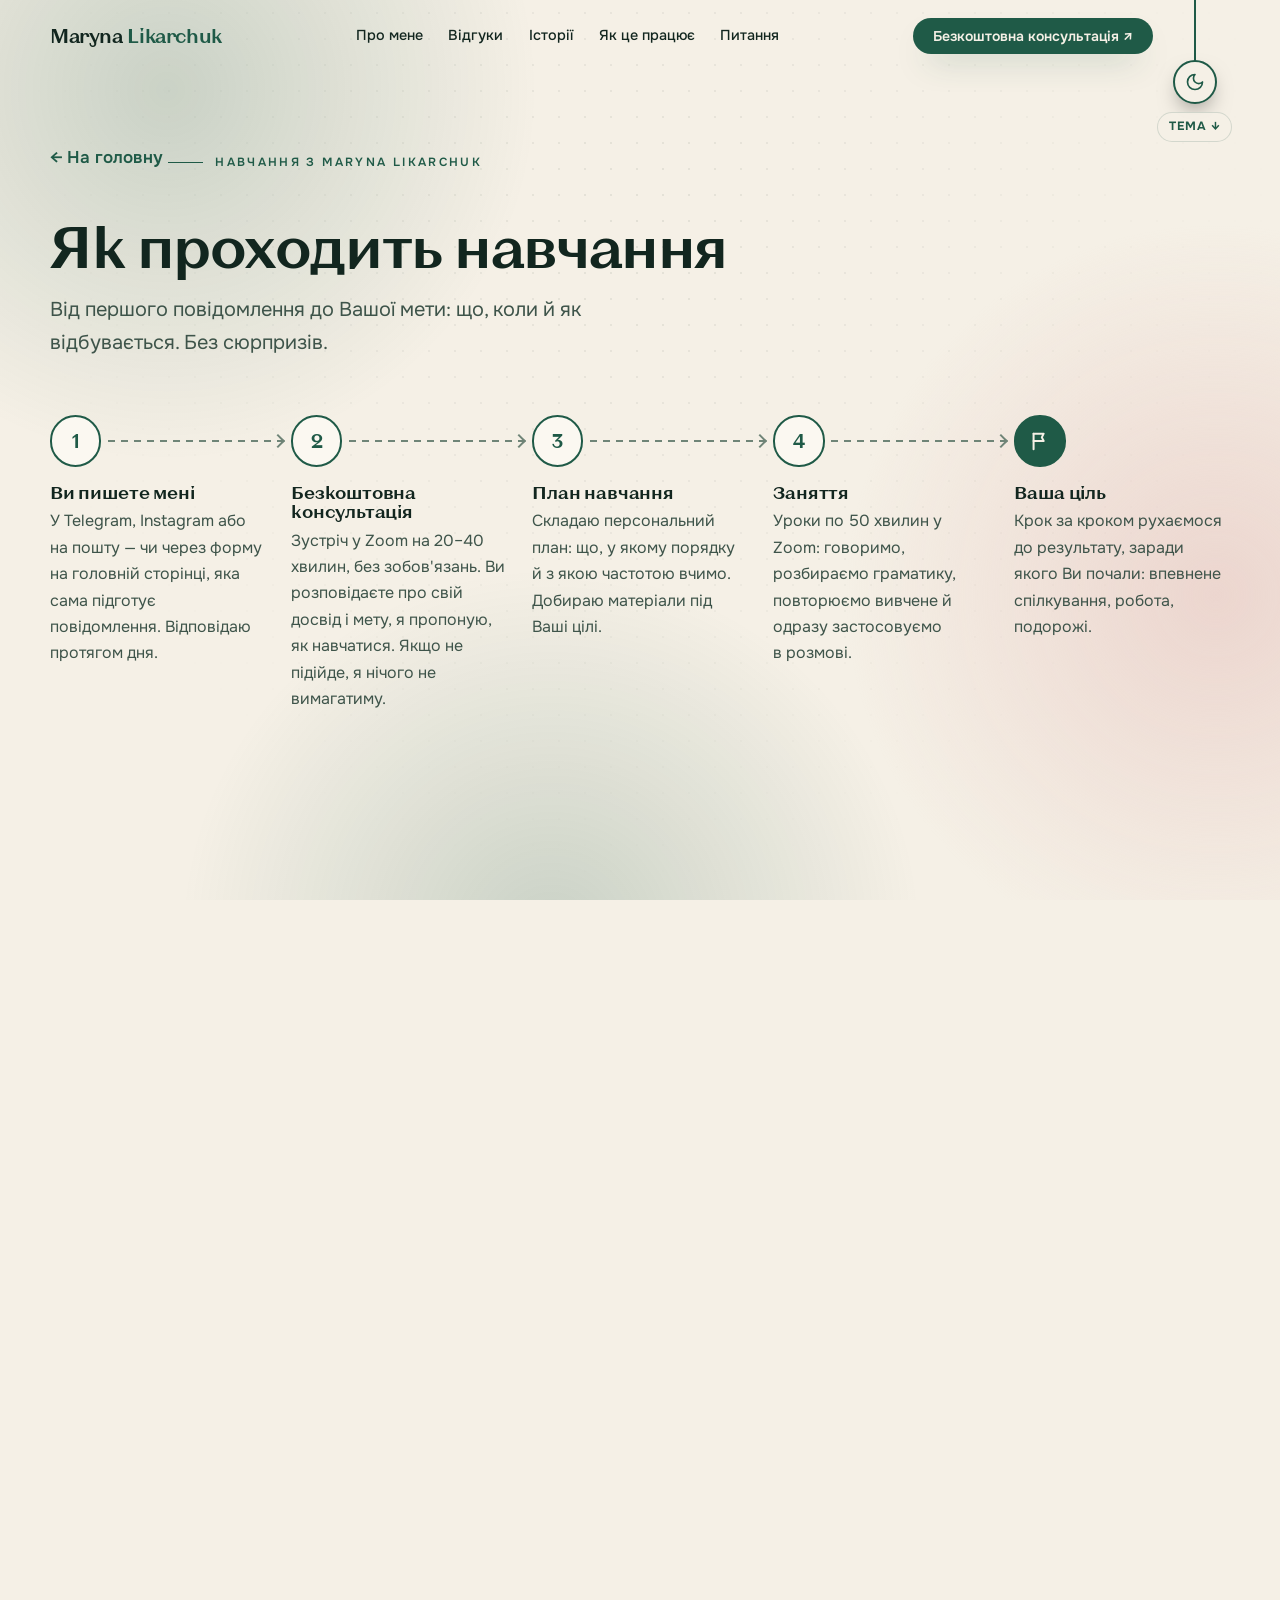
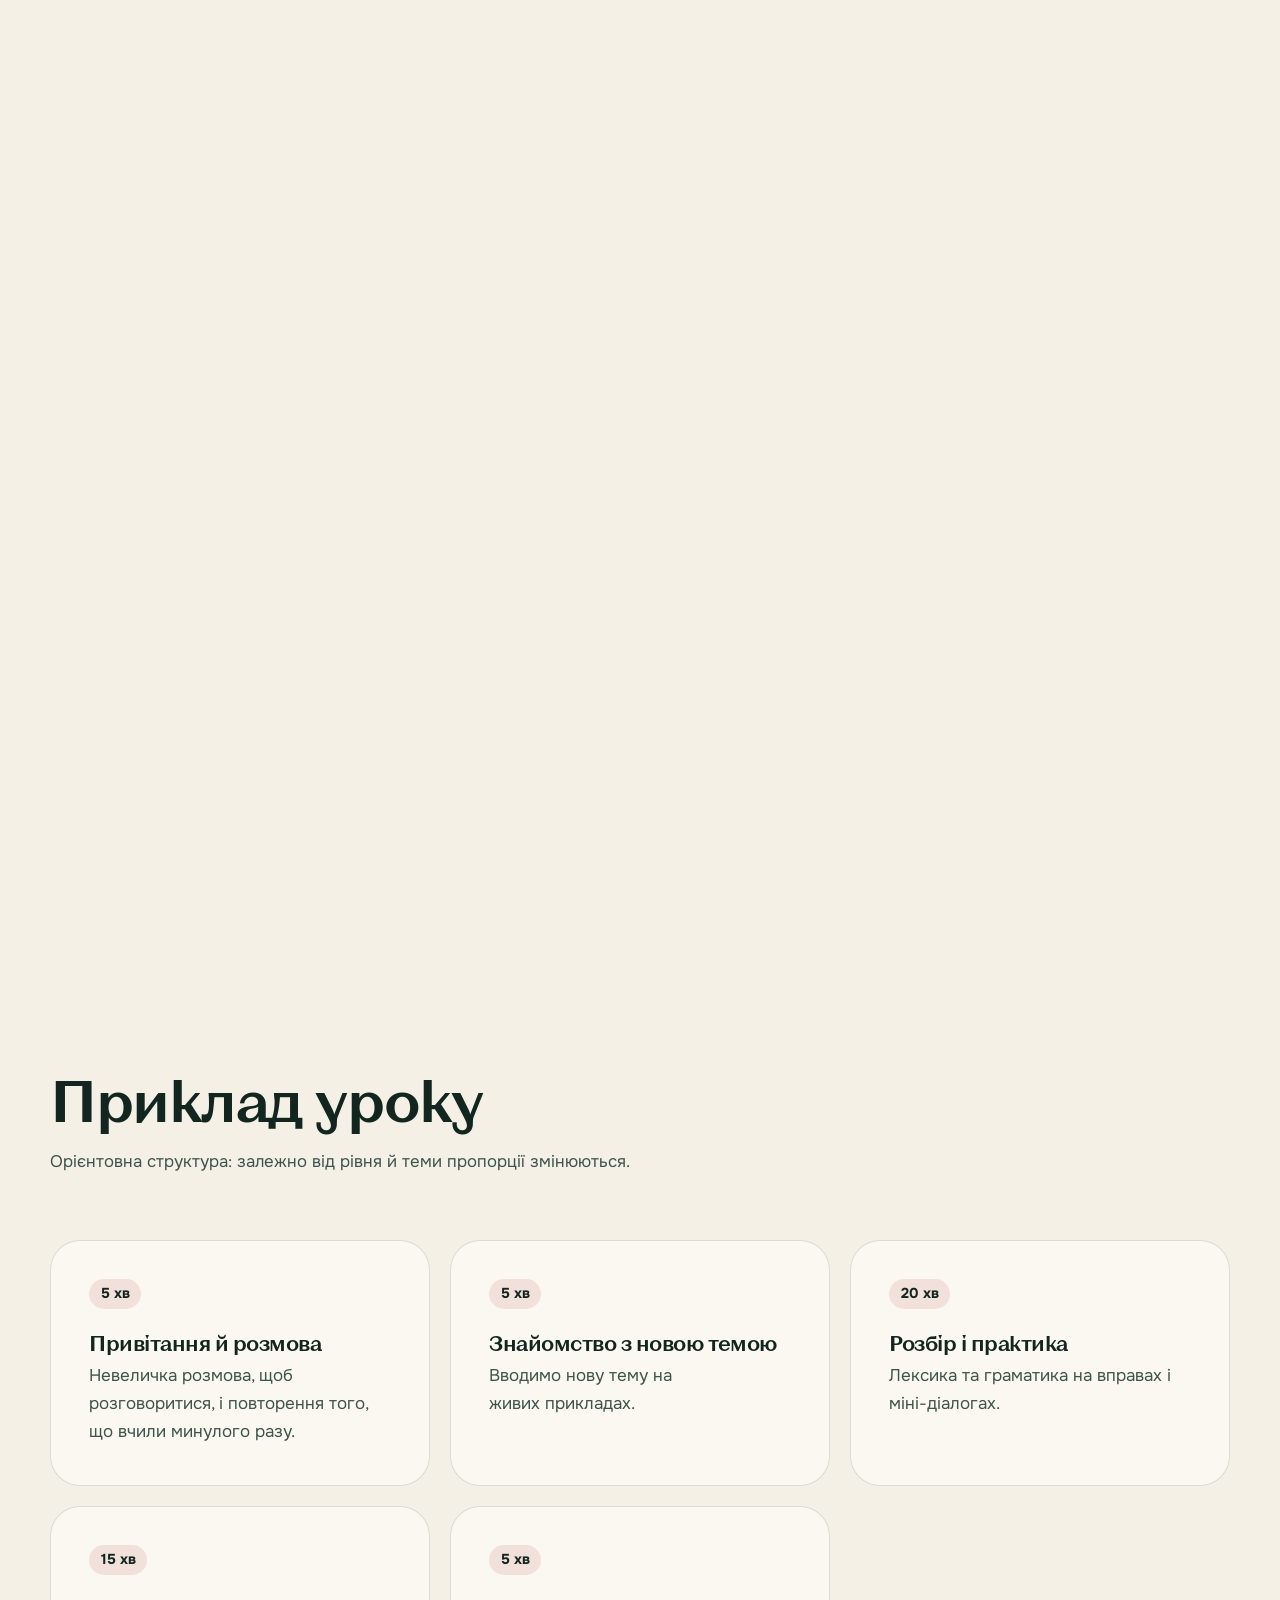
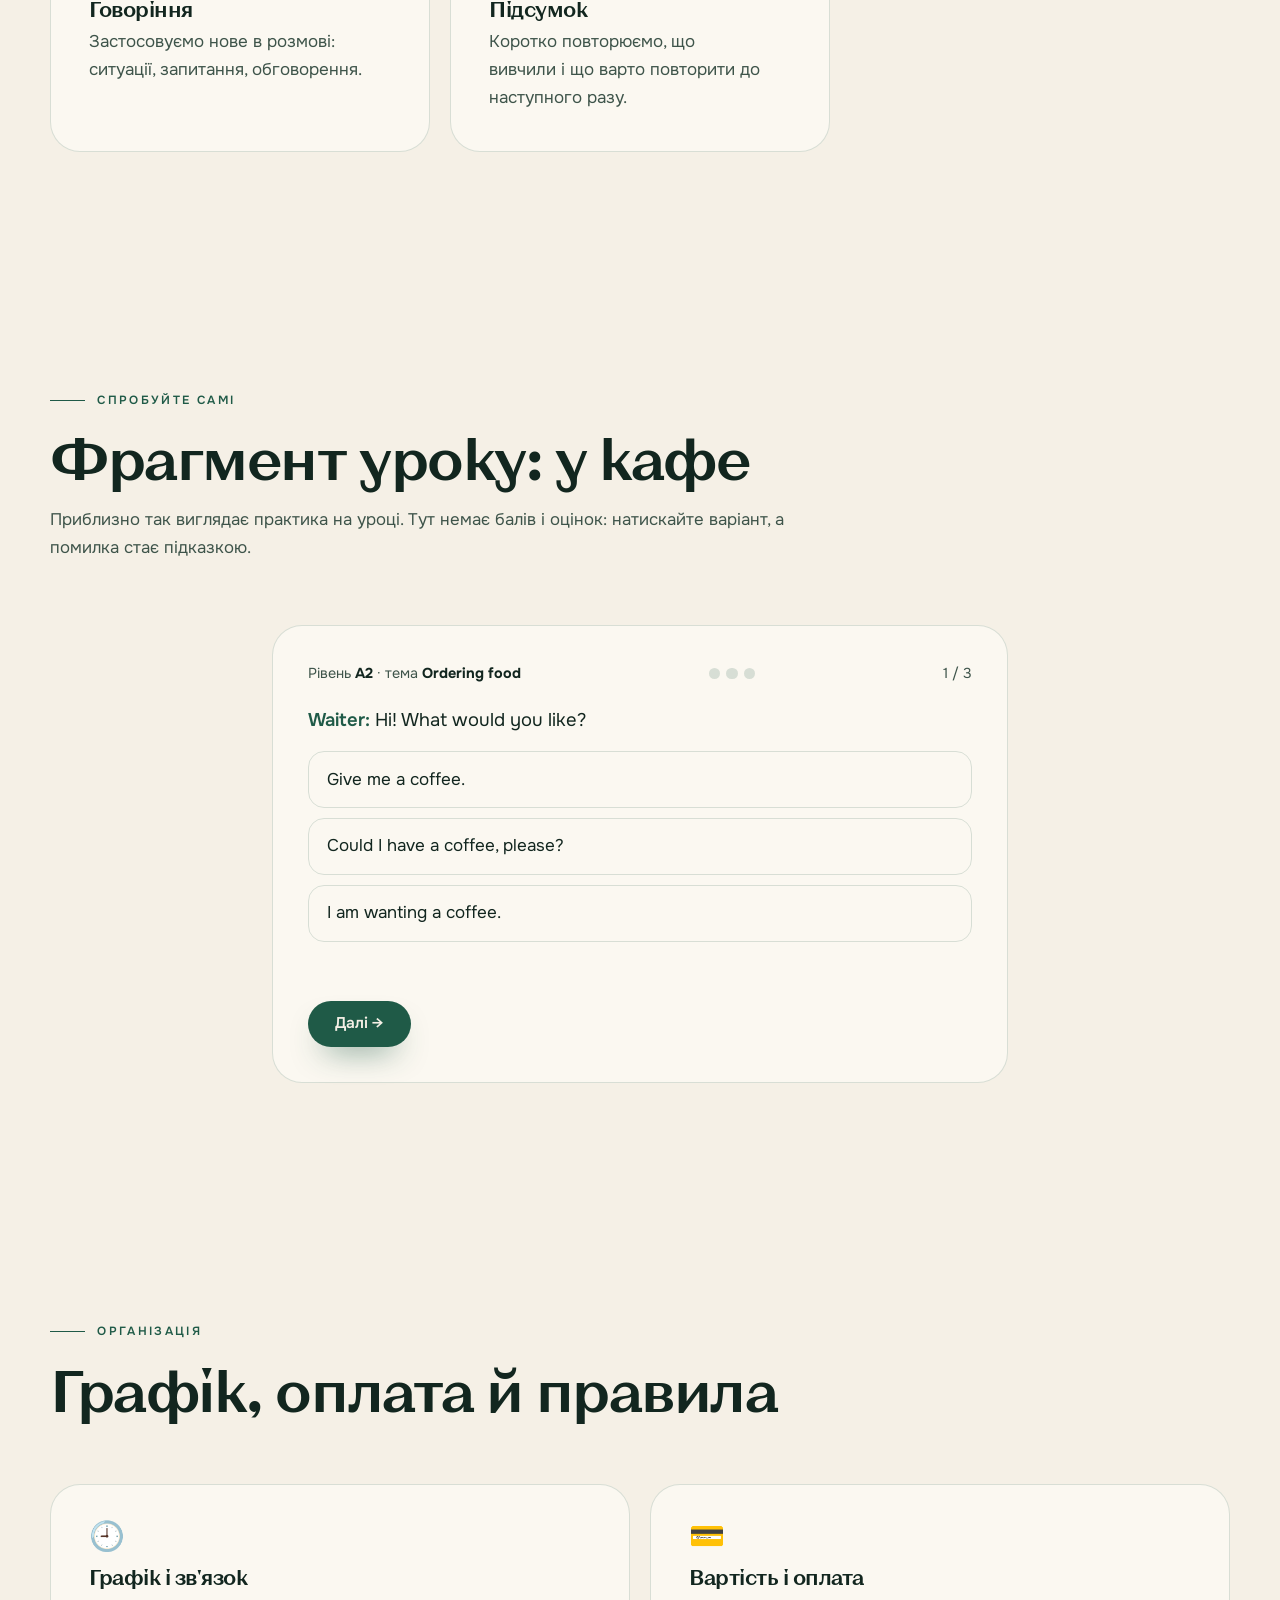
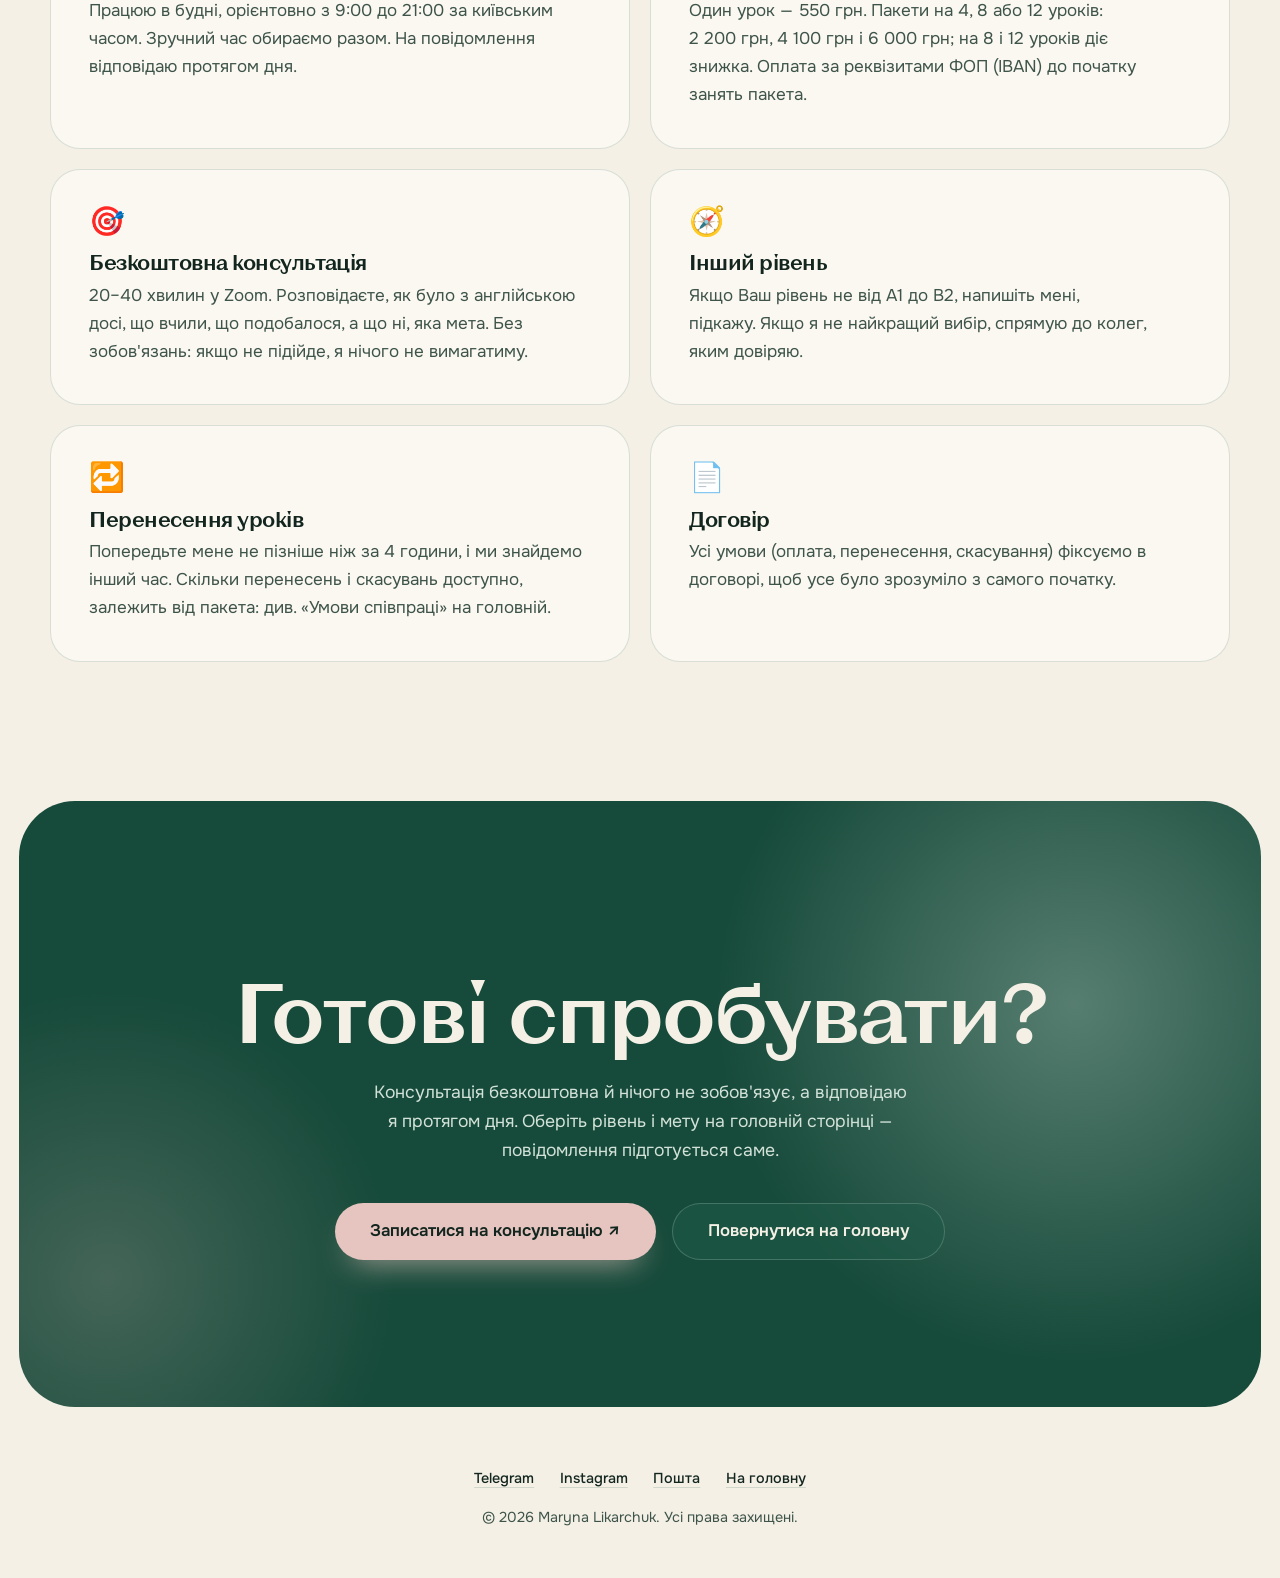
<file: how-it-works.html>
<!DOCTYPE html>
<html lang="uk" class="dark">
<head>
    <meta charset="UTF-8">
    <meta name="viewport" content="width=device-width, initial-scale=1.0, viewport-fit=cover">
    <title>Як проходить навчання — Maryna Likarchuk</title>
    <meta name="description" content="Як проходять заняття з англійської: кроки від першого повідомлення до мети, формат уроків у Zoom, графік, оплата пакетом і правила перенесення.">
    <meta name="theme-color" content="#12261F">
    <meta name="color-scheme" content="light dark">
    <meta name="robots" content="index,follow,max-image-preview:large">
    <link rel="canonical" href="https://likarchukmarin-sketch.github.io/english/how-it-works.html">
    <link rel="icon" href="data:image/svg+xml,%3Csvg xmlns='http://www.w3.org/2000/svg' viewBox='0 0 64 64'%3E%3Crect width='64' height='64' rx='14' fill='%23374709'/%3E%3Ctext x='32' y='44' font-family='Georgia,serif' font-size='36' font-weight='700' text-anchor='middle' fill='%23F7F5EF'%3EM%3C/text%3E%3C/svg%3E">

    <!-- Прев'ю для соцмереж -->
    <meta property="og:type" content="website">
    <meta property="og:locale" content="uk_UA">
    <meta property="og:site_name" content="Maryna Likarchuk">
    <meta property="og:title" content="Як проходить навчання — Maryna Likarchuk">
    <meta property="og:description" content="Як проходять заняття з англійської: кроки від першого повідомлення до мети, формат уроків у Zoom, графік, оплата пакетом і правила перенесення.">
    <meta property="og:url" content="https://likarchukmarin-sketch.github.io/english/how-it-works.html">
    <meta property="og:image" content="https://likarchukmarin-sketch.github.io/english/og-image.jpg">
    <meta property="og:image:width" content="1200">
    <meta property="og:image:height" content="630">
    <meta property="og:image:alt" content="Maryna Likarchuk">
    <meta property="og:image:type" content="image/jpeg">
    <meta name="twitter:card" content="summary_large_image">
    <meta name="twitter:title" content="Як проходить навчання — Maryna Likarchuk">
    <meta name="twitter:description" content="Як проходять заняття з англійської: кроки від першого повідомлення до мети, формат уроків у Zoom, графік, оплата пакетом і правила перенесення.">
    <meta name="twitter:image" content="https://likarchukmarin-sketch.github.io/english/og-image.jpg">

    <!-- Тема та заставка визначаються до першого малювання (без спалаху) -->
    <script>
        (function () {
            var root = document.documentElement;
            root.classList.add('js');
            try {
                var saved = localStorage.getItem('theme');
                var light = saved ? saved === 'light' : !window.matchMedia('(prefers-color-scheme: dark)').matches;
                if (light) root.classList.remove('dark'); else root.classList.add('dark');
                var m = document.querySelector('meta[name="theme-color"]');
                if (m) m.setAttribute('content', light ? '#F5F0E6' : '#12261F');
            } catch (e) {}
            try {
                if (sessionStorage.getItem('introSeen') || window.matchMedia('(prefers-reduced-motion: reduce)').matches) root.classList.add('skip-intro');
            } catch (e) {}
        })();
    </script>
    <noscript><style>#intro{display:none!important}</style></noscript>

    <link rel="preload" href="fonts/KyivTypeSans-Bold2.woff2" as="font" type="font/woff2" crossorigin>
    <link rel="preconnect" href="https://fonts.googleapis.com">
    <link rel="preconnect" href="https://fonts.gstatic.com" crossorigin>
    <link href="https://fonts.googleapis.com/css2?family=Onest:wght@400;500;600&display=swap" rel="stylesheet">

    <link rel="stylesheet" href="styles.css?v=7"></head>
<body>
    <a class="skip" href="#main">Перейти до змісту</a>

    <!-- ФОН: світіння, сітка, рідкий курсор -->
    <div class="bg" aria-hidden="true">
        <i class="blob b1" data-bg="0.05"></i>
        <i class="blob b2" data-bg="-0.04"></i>
        <i class="blob b3" data-bg="0.07"></i>
        <div class="dots"></div>
    </div>
    <canvas id="liquid" aria-hidden="true"></canvas>
    <div id="progress" aria-hidden="true"></div>

    <!-- ШНУРОК-ПЕРЕМИКАЧ ТЕМИ (потягни або торкнись) -->
    <div id="pullCord" role="switch" aria-checked="true" tabindex="0" aria-label="Темна тема">
        <div id="cordLine"></div>
        <div id="cordHandle">
            <svg class="ic-sun" xmlns="http://www.w3.org/2000/svg" width="20" height="20" viewBox="0 0 24 24" fill="none" stroke="currentColor" stroke-width="2" stroke-linecap="round" stroke-linejoin="round" aria-hidden="true"><circle cx="12" cy="12" r="4"/><path d="M12 2v2"/><path d="M12 20v2"/><path d="m4.93 4.93 1.41 1.41"/><path d="m17.66 17.66 1.41 1.41"/><path d="M2 12h2"/><path d="M20 12h2"/><path d="m6.34 17.66-1.41 1.41"/><path d="m19.07 4.93-1.41 1.41"/></svg>
            <svg class="ic-moon" xmlns="http://www.w3.org/2000/svg" width="20" height="20" viewBox="0 0 24 24" fill="none" stroke="currentColor" stroke-width="2" stroke-linecap="round" stroke-linejoin="round" aria-hidden="true"><path d="M12 3a6 6 0 0 0 9 9 9 9 0 1 1-9-9Z"/></svg>
        </div>
        <span class="cord-label">Тема ↓</span>
    </div>

    <!-- ШАПКА -->
    <header id="siteHeader" class="hdr">
        <div class="container hdr-in">
            <a href="./" class="logo">Maryna <span>Likarchuk</span></a>
            <nav class="nav" aria-label="Головне меню">
                <a href="./#about">Про мене</a>
                <a href="./#reviews">Відгуки</a>
                <a href="./#cases">Історії</a>
                <a href="./#how">Як це працює</a>
                <a href="./#faq">Питання</a>
            </nav>
            <div class="hdr-right">
                <a href="./#contact" data-track="cta-header" class="btn btn-primary btn-sm hdr-cta magnetic">Безкоштовна консультація ↗</a>
                <button id="menuBtn" class="burger" type="button" aria-label="Відкрити меню" aria-expanded="false" aria-controls="mobileMenu"><span class="bi" aria-hidden="true"><i></i><i></i></span><span class="bl">Меню</span></button>
            </div>
        </div>
    </header>
    <nav id="mobileMenu" class="mmenu" aria-label="Мобільне меню">
        <p class="m-hint">Розділи сайту</p>
        <a class="ml" style="--i:0" href="./#about">Про мене</a>
        <a class="ml" style="--i:1" href="./#reviews">Відгуки</a>
        <a class="ml" style="--i:2" href="./#cases">Історії учнів</a>
        <a class="ml" style="--i:3" href="./#how">Як це працює</a>
        <a class="ml" style="--i:4" href="./#faq">Питання</a>
        <a class="btn btn-primary btn-lg" href="./#contact">Безкоштовна консультація ↗</a>
    </nav>

    <main id="main" tabindex="-1">
        <section class="page-hero">
            <div class="container">
                <a class="back rv" href="./">← На головну</a>
                <span class="kicker rv">Навчання з Maryna Likarchuk</span>
                <h1 class="h2 split">Як проходить навчання</h1>
                <p class="lead-p rv" style="--d:2">Від першого повідомлення до Вашої мети: що, коли й як відбувається. Без сюрпризів.</p>
            </div>
        </section>

        <section class="sect" style="padding-top:0">
            <div class="container">
                <ol class="tl big rv">
                    <li class="tl-step"><span class="tl-n">1</span><div class="tl-text"><h3>Ви пишете мені</h3><p>У Telegram, Instagram або на пошту — чи через форму на головній сторінці, яка сама підготує повідомлення. Відповідаю протягом дня.</p></div><i class="tl-line" aria-hidden="true" style="--k:0"></i></li>
                    <li class="tl-step"><span class="tl-n">2</span><div class="tl-text"><h3>Безкоштовна консультація</h3><p>Зустріч у Zoom на 20–40 хвилин, без зобов'язань. Ви розповідаєте про свій досвід і мету, я пропоную, як навчатися. Якщо не підійде, я нічого не вимагатиму.</p></div><i class="tl-line" aria-hidden="true" style="--k:1"></i></li>
                    <li class="tl-step"><span class="tl-n">3</span><div class="tl-text"><h3>План навчання</h3><p>Складаю персональний план: що, у якому порядку й з якою частотою вчимо. Добираю матеріали під Ваші цілі.</p></div><i class="tl-line" aria-hidden="true" style="--k:2"></i></li>
                    <li class="tl-step"><span class="tl-n">4</span><div class="tl-text"><h3>Заняття</h3><p>Уроки по 50 хвилин у Zoom: говоримо, розбираємо граматику, повторюємо вивчене й одразу застосовуємо в розмові.</p></div><i class="tl-line" aria-hidden="true" style="--k:3"></i></li>
                    <li class="tl-step"><span class="tl-n"><svg viewBox="0 0 24 24" width="22" height="22" fill="none" stroke="currentColor" stroke-width="2.2" stroke-linecap="round" stroke-linejoin="round" aria-hidden="true"><path d="M5 21V4"/><path d="M5 4h11l-2 4 2 4H5"/></svg></span><div class="tl-text"><h3>Ваша ціль</h3><p>Крок за кроком рухаємося до результату, заради якого Ви почали: впевнене спілкування, робота, подорожі.</p></div><i class="tl-line" aria-hidden="true" style="--k:4"></i></li>
                </ol>
            </div>
        </section>

        <section class="sect">
            <div class="container">
                <div class="sec-head">
                    <span class="kicker rv">Після консультації</span>
                    <h2 class="h2 split">Приклад персонального плану</h2>
                    <p class="rv" style="--d:2">Це умовний приклад. Справжній план складається після консультації під Ваш рівень, мету й темп.</p>
                </div>
                <ol class="tl big rv">
                    <li class="tl-step"><span class="tl-n">1</span><div class="tl-text"><h3>Старт</h3><p>Визначаємо Ваш рівень і мету, домовляємося про темп. Першу тему обираємо з того, що потрібно Вам найбільше.</p></div><i class="tl-line" aria-hidden="true" style="--k:0"></i></li>
                    <li class="tl-step"><span class="tl-n">2</span><div class="tl-text"><h3>Юніт 1</h3><p>Вивчаємо тему крок за кроком: лексика, граматика, практика в діалогах. Наприклад, «Подорожі: аеропорт і готель».</p></div><i class="tl-line" aria-hidden="true" style="--k:1"></i></li>
                    <li class="tl-step"><span class="tl-n">3</span><div class="tl-text"><h3>Підсумок юніта</h3><p>Закріплюємо вивчене: повторення, розмовна практика й коротка перевірка засвоєного.</p></div><i class="tl-line" aria-hidden="true" style="--k:2"></i></li>
                    <li class="tl-step"><span class="tl-n">4</span><div class="tl-text"><h3>Юніт 2, 3…</h3><p>Рухаємося далі за планом: нові теми, повторення попередніх і дедалі більше вільної розмови.</p></div><i class="tl-line" aria-hidden="true" style="--k:3"></i></li>
                    <li class="tl-step"><span class="tl-n"><svg viewBox="0 0 24 24" width="22" height="22" fill="none" stroke="currentColor" stroke-width="2.2" stroke-linecap="round" stroke-linejoin="round" aria-hidden="true"><path d="M5 21V4"/><path d="M5 4h11l-2 4 2 4H5"/></svg></span><div class="tl-text"><h3>Перевірка рівня</h3><p>У кінці етапу перевіряємо рівень, дивимося на прогрес і складаємо план на наступний етап.</p></div><i class="tl-line" aria-hidden="true" style="--k:4"></i></li>
                </ol>
            </div>
        </section>

        <section class="sect">
            <div class="container">
                <div class="sec-head">
                    <span class="kicker rv">Заняття</span>
                    <h2 class="h2 split">Як проходять уроки</h2>
                </div>
                <div class="info-grid"><article class="card spot rv"><div class="emoji" aria-hidden="true">🎥</div><h3>Формат</h3><p>Індивідуально, онлайн у Zoom. Один урок триває 50 хвилин.</p></article><article class="card spot rv"><div class="emoji" aria-hidden="true">📅</div><h3>Частота</h3><p>Від 1 до 4 разів на тиждень — залежно від Ваших цілей і графіка.</p></article><article class="card spot rv"><div class="emoji" aria-hidden="true">🎚️</div><h3>Рівні</h3><p>Працюю з рівнями від A1 до B2. Якщо не знаєте свого рівня, визначимо його на консультації.</p></article><article class="card spot rv"><div class="emoji" aria-hidden="true">💬</div><h3>Мова уроків</h3><p>Залежно від рівня: українською та англійською або лише англійською.</p></article><article class="card spot rv"><div class="emoji" aria-hidden="true">✍️</div><h3>Матеріали</h3><p>Авторські матеріали, створені під Ваші цілі, інтереси й темп.</p></article><article class="card spot rv"><div class="emoji" aria-hidden="true">🧑‍🤝‍🧑</div><h3>Для кого</h3><p>Для дорослих і молоді, які хочуть говорити впевнено й без страху помилок.</p></article></div>
            </div>
        </section>

        <section class="sect">
            <div class="container">
                <div class="sec-head">
                    <span class="kicker rv">50 хвилин</span>
                    <h2 class="h2 split">Приклад уроку</h2>
                    <p class="rv" style="--d:2">Орієнтовна структура: залежно від рівня й теми пропорції змінюються.</p>
                </div>
                <div class="info-grid"><article class="card spot rv"><span class="mins">5 хв</span><h3>Привітання й розмова</h3><p>Невеличка розмова, щоб розговоритися, і повторення того, що вчили минулого разу.</p></article><article class="card spot rv"><span class="mins">5 хв</span><h3>Знайомство з новою темою</h3><p>Вводимо нову тему на живих прикладах.</p></article><article class="card spot rv"><span class="mins">20 хв</span><h3>Розбір і практика</h3><p>Лексика та граматика на вправах і міні-діалогах.</p></article><article class="card spot rv"><span class="mins">15 хв</span><h3>Говоріння</h3><p>Застосовуємо нове в розмові: ситуації, запитання, обговорення.</p></article><article class="card spot rv"><span class="mins">5 хв</span><h3>Підсумок</h3><p>Коротко повторюємо, що вивчили і що варто повторити до наступного разу.</p></article></div>
            </div>
        </section>

        <section class="sect mini-ex" aria-labelledby="mxTitle">
            <div class="container">
                <div class="sec-head">
                    <span class="kicker rv">Спробуйте самі</span>
                    <h2 class="h2 split" id="mxTitle">Фрагмент уроку: у кафе</h2>
                    <p class="rv" style="--d:2">Приблизно так виглядає практика на уроці. Тут немає балів і оцінок: натискайте варіант, а помилка стає підказкою.</p>
                </div>
                <div class="mx rv" data-mx>
                    <div class="mx-top"><span>Рівень <b>A2</b> · тема <b lang="en">Ordering food</b></span><span class="mx-dots" aria-hidden="true"><i></i><i></i><i></i></span><span class="mx-cnt" aria-live="polite"></span></div>
                    <div class="mq" data-yes="Так, звучить ввічливо й природно. Саме такі фрази ми відпрацьовуємо в діалогах.">
                        <p class="say" lang="en"><em>Waiter:</em> Hi! What would you like?</p>
                        <div class="opts">
                            <button type="button" class="opt" lang="en" data-hint="Зрозуміло, але звучить різкувато. Спробуйте ввічливіший варіант.">Give me a coffee.</button>
                            <button type="button" class="opt" lang="en" data-ok>Could I have a coffee, please?</button>
                            <button type="button" class="opt" lang="en" data-hint="Майже! Але з want так не кажуть, а в кафе краще звучить ввічливіше.">I am wanting a coffee.</button>
                        </div>
                        <p class="fb" aria-live="polite"></p>
                        <button type="button" class="btn btn-primary mx-next" hidden>Далі →</button>
                    </div>
                    <div class="mq" data-yes="Правильно: ціна — одна, тож is. Подібні моменти ми розбираємо на прикладах, без зубріння правил.">
                        <p class="say" lang="en">How much <em>___</em> the cake?</p>
                        <div class="opts">
                            <button type="button" class="opt" lang="en" data-hint="Are — для кількох предметів (cakes). Тут торт один.">are</button>
                            <button type="button" class="opt" lang="en" data-hint="Does потрібне, коли є інше дієслово. Тут його немає.">does</button>
                            <button type="button" class="opt" lang="en" data-ok>is</button>
                        </div>
                        <p class="fb" aria-live="polite"></p>
                        <button type="button" class="btn btn-primary mx-next" hidden>Далі →</button>
                    </div>
                    <div class="mq" data-yes="Точно: the bill. У британській англійській часто кажуть так само, в американській ще — the check.">
                        <p class="say" lang="en">Could we have the <em>___</em>, please?</p>
                        <div class="opts">
                            <button type="button" class="opt" lang="en" data-hint="Count — це «рахувати», а не рахунок у кафе.">count</button>
                            <button type="button" class="opt" lang="en" data-ok>bill</button>
                            <button type="button" class="opt" lang="en" data-hint="Account — це «обліковий запис» чи банківський рахунок.">account</button>
                        </div>
                        <p class="fb" aria-live="polite"></p>
                    </div>
                    <div class="mx-end">
                        <h3>Готово!</h3>
                        <p>Це лише маленький фрагмент. На уроці ми ще проговорюємо це вголос у живому діалозі, а Ви вчитеся діяти впевнено в реальних ситуаціях.</p>
                        <div class="cta-btns"><a href="./#contact" data-track="cta-mini-ex" class="btn btn-primary">Записатися на консультацію ↗</a><button type="button" class="btn btn-ghost mx-again">Спробувати ще раз</button></div>
                    </div>
                </div>
            </div>
        </section>

        <section class="sect">
            <div class="container">
                <div class="sec-head">
                    <span class="kicker rv">Організація</span>
                    <h2 class="h2 split">Графік, оплата й правила</h2>
                </div>
                <div class="info-grid two"><article class="card spot rv"><div class="emoji" aria-hidden="true">🕘</div><h3>Графік і зв'язок</h3><p>Працюю в будні, орієнтовно з 9:00 до 21:00 за київським часом. Зручний час обираємо разом. На повідомлення відповідаю протягом дня.</p></article><article class="card spot rv"><div class="emoji" aria-hidden="true">💳</div><h3>Вартість і оплата</h3><p>Один урок — <span data-price="single"></span>. Пакети на 4, 8 або 12 уроків: <span data-price="pack-4"></span>, <span data-price="pack-8"></span> і <span data-price="pack-12"></span>; на 8 і 12 уроків діє знижка. Оплата за реквізитами ФОП (IBAN) до початку занять пакета.</p></article><article class="card spot rv"><div class="emoji" aria-hidden="true">🎯</div><h3>Безкоштовна консультація</h3><p>20–40 хвилин у Zoom. Розповідаєте, як було з англійською досі, що вчили, що подобалося, а що ні, яка мета. Без зобов'язань: якщо не підійде, я нічого не вимагатиму.</p></article><article class="card spot rv"><div class="emoji" aria-hidden="true">🧭</div><h3>Інший рівень</h3><p>Якщо Ваш рівень не від A1 до B2, напишіть мені, підкажу. Якщо я не найкращий вибір, спрямую до колег, яким довіряю.</p></article><article class="card spot rv"><div class="emoji" aria-hidden="true">🔁</div><h3>Перенесення уроків</h3><p>Попередьте мене не пізніше ніж за <span data-term="notice"></span>, і ми знайдемо інший час. Скільки перенесень і скасувань доступно, залежить від пакета: див. <a href="./#terms">«Умови співпраці»</a> на головній.</p></article><article class="card spot rv"><div class="emoji" aria-hidden="true">📄</div><h3>Договір</h3><p>Усі умови (оплата, перенесення, скасування) фіксуємо в договорі, щоб усе було зрозуміло з самого початку.</p></article></div>
            </div>
        </section>

        <section class="sect inv slab">
            <div class="container cta-wrap">
                <h2 class="h2 split">Готові спробувати?</h2>
                <p class="rv" style="--d:2">Консультація безкоштовна й нічого не зобов'язує, а відповідаю я протягом дня. Оберіть рівень і мету на головній сторінці — повідомлення підготується саме.</p>
                <div class="cta-btns rv" style="--d:3">
                    <a href="./#contact" data-track="cta-how-page" class="btn btn-primary btn-lg magnetic">Записатися на консультацію ↗</a>
                    <a href="./" class="btn btn-ghost btn-lg magnetic">Повернутися на головну</a>
                </div>
            </div>
        </section>
    </main>

    <footer class="foot">
        <nav class="foot-links" aria-label="Контакти">
            <a href="https://t.me/likarchuk" data-track="tg-footer" target="_blank" rel="noopener noreferrer">Telegram</a>
            <a href="https://instagram.com/marina.likarchuk" data-track="ig-footer" target="_blank" rel="noopener noreferrer">Instagram</a>
            <a data-email data-track="mail-footer" href="#" hidden>Пошта</a>
            <a href="./">На головну</a>
        </nav>
        <p>&copy; 2026 Maryna Likarchuk. Усі права захищені.</p>
        <p class="foot-small" data-gc-note hidden>Сайт веде анонімну статистику відвідувань без cookies і без особистих даних.</p>
    </footer>

    <script src="site.js?v=5" defer></script>
</body>
</html>
</file>
<file: styles.css>
/* ===== Шрифт заголовків: KyivType Sans (Dmitry Rastvortsev), freeware, використано без змін ===== */
@font-face { font-family:'KyivType Sans'; src:url('fonts/KyivTypeSans-Regular2.woff2') format('woff2'); font-weight:400; font-style:normal; font-display:swap; }
@font-face { font-family:'KyivType Sans'; src:url('fonts/KyivTypeSans-Medium2.woff2') format('woff2'); font-weight:500; font-style:normal; font-display:swap; }
@font-face { font-family:'KyivType Sans'; src:url('fonts/KyivTypeSans-Bold2.woff2') format('woff2'); font-weight:600 800; font-style:normal; font-display:swap; }
/* ============ ТОКЕНИ ТА ТЕМИ ============ */
        :root {
            --bg:#F5F0E6; --bg2:#ECE5D5; --surface:#FBF8F1; --surface2:#E7EEE6;
            --fg:#12261F; --muted:#3E544A; --line:rgba(31,90,71,.16);
            --accent:#1F5A47; --accent2:#E6C4BF; --onaccent:#F5F0E6;
            --glow1:rgba(31,90,71,.20); --glow2:rgba(230,196,191,.60);
            --shadow:0 24px 50px -26px rgba(18,38,31,.38);
            --font-head:'KyivType Sans','Onest',system-ui,sans-serif;
            --font-body:'Onest',system-ui,-apple-system,'Segoe UI',sans-serif;
            --header-h:72px; color-scheme:light;
            --ease:cubic-bezier(.2,.8,.2,1);
        }
        .dark {
            color-scheme:dark;
            --bg:#12261F; --bg2:#0E1E18; --surface:#17382E; --surface2:#1F4A3B;
            --fg:#F5F0E6; --muted:#C9D6CD; --line:rgba(211,226,217,.16);
            --accent:#D3E2D9; --accent2:#E6C4BF; --onaccent:#12261F;
            --glow1:rgba(31,90,71,.55); --glow2:rgba(230,196,191,.12);
            --shadow:0 28px 60px -30px rgba(0,0,0,.75);
        }
        /* Інверсні «плити»: у темній темі — світло-зелені, у світлій — глибокі зелені */
        .dark .inv {
            --bg:#D3E2D9; --bg2:#C4D7CC; --surface:#E4EEE8; --surface2:#F5F0E6;
            --fg:#12261F; --muted:#2F4A3F; --line:rgba(18,38,31,.18);
            --accent:#1F5A47; --accent2:#E6C4BF; --onaccent:#F5F0E6;
            --shadow:0 28px 50px -30px rgba(18,38,31,.5);
        }
        html:not(.dark) .inv {
            --bg:#164A3A; --bg2:#123E31; --surface:#1F5A47; --surface2:#276B55;
            --fg:#F5F0E6; --muted:#D3E2D9; --line:rgba(211,226,217,.22);
            --accent:#E6C4BF; --accent2:#D3E2D9; --onaccent:#12261F;
            --shadow:0 28px 60px -30px rgba(0,0,0,.6);
        }

        /* ============ БАЗА ============ */
        *,*::before,*::after { box-sizing:border-box; }
        html { scroll-behavior:smooth; scroll-padding-top:5.5rem; -webkit-text-size-adjust:100%; }
        body { margin:0; background:var(--bg); color:var(--fg); font-family:var(--font-body); font-size:17px; line-height:1.65; overflow-x:clip; -webkit-font-smoothing:antialiased; transition:background-color .5s,color .5s; }
        img { max-width:100%; display:block; }
        a { color:inherit; text-decoration:none; }
        button { font:inherit; color:inherit; cursor:pointer; background:none; border:0; padding:0; }
        h1,h2,h3 { font-family:var(--font-head); font-weight:600; letter-spacing:-.025em; line-height:1.08; margin:0; }
        p { margin:0; text-wrap:pretty; }
        h1,h2,h3 { text-wrap:balance; }
        .nb { white-space:nowrap; }
        ::selection { background:var(--accent); color:var(--onaccent); }
        .sr-only { position:absolute; width:1px; height:1px; padding:0; margin:-1px; overflow:hidden; clip:rect(0,0,0,0); white-space:nowrap; border:0; }
        .skip { position:fixed; left:1rem; top:-4rem; z-index:400; padding:.8rem 1.2rem; border-radius:999px; background:var(--accent); color:var(--onaccent); font-weight:600; transition:top .2s; }
        .skip:focus { top:1rem; }
        main:focus { outline:none; }
        .container { width:min(1180px,100% - 3rem); margin-inline:auto; }
        .sect { position:relative; padding:clamp(4.5rem,9vw,8rem) 0; }
        .muted { color:var(--muted); }
        :focus-visible { outline:2px solid var(--accent); outline-offset:3px; border-radius:6px; }

        .kicker { display:inline-flex; align-items:center; gap:.75rem; font-size:.74rem; font-weight:600; letter-spacing:.2em; text-transform:uppercase; color:var(--accent); }
        .kicker::before { content:""; width:2.2rem; height:1px; background:currentColor; transform-origin:left; transition:transform .9s var(--ease) .25s; }
        .js .kicker::before { transform:scaleX(0); }
        .js .kicker.in::before { transform:scaleX(1); }
        .h2 { font-size:clamp(2rem,4.6vw,3.6rem); margin:1rem 0 1.1rem; }
        .sec-head { max-width:46rem; margin-bottom:clamp(2.2rem,5vw,4rem); }
        .sec-head p { color:var(--muted); font-size:1.05rem; }

        /* ============ ПОЯВА ПРИ СКРОЛІ ============ */
        .js .rv { opacity:0; transform:translateY(30px); transition:opacity .95s var(--ease),transform .95s var(--ease); transition-delay:calc(var(--d,0) * 90ms); }
        .js .rv.l { transform:translateX(-40px); }
        .js .rv.r { transform:translateX(40px); }
        .js .rv.s { transform:scale(.93) translateY(24px); }
        .js .rv.in { opacity:1; transform:none; }
        .js .split .w { display:inline-block; overflow:hidden; vertical-align:top; padding:.1em .03em .16em; margin:-.1em -.03em -.16em; }
        .js .split .wi { display:inline-block; transform:translateY(112%); opacity:0; filter:blur(6px); transition:transform 1s var(--ease),opacity 1s var(--ease),filter 1s var(--ease); transition-delay:calc(var(--i) * 55ms); }
        .js .split.in .wi { transform:none; opacity:1; filter:none; }

        .accent { color:var(--accent); font-style:normal; position:relative; white-space:nowrap; }
        .js .accent .wi { background:linear-gradient(100deg,var(--accent) 0%,color-mix(in srgb,var(--accent2) 45%,var(--accent)) 45%,var(--accent) 90%); background-size:220% 100%; -webkit-background-clip:text; background-clip:text; color:transparent; animation:shine 7s linear infinite; }
        .accent::after { content:""; position:absolute; left:0; right:0; bottom:-.08em; height:.2em; background:var(--accent2); opacity:.7; -webkit-mask:url("data:image/svg+xml,%3Csvg xmlns='http://www.w3.org/2000/svg' viewBox='0 0 120 12' preserveAspectRatio='none'%3E%3Cpath d='M0 7c10-8 20 6 30-1s20-6 30 0 20 7 30 0 20-5 30 1' fill='none' stroke='%23000' stroke-width='3' stroke-linecap='round'/%3E%3C/svg%3E") center/100% 100% no-repeat; mask:url("data:image/svg+xml,%3Csvg xmlns='http://www.w3.org/2000/svg' viewBox='0 0 120 12' preserveAspectRatio='none'%3E%3Cpath d='M0 7c10-8 20 6 30-1s20-6 30 0 20 7 30 0 20-5 30 1' fill='none' stroke='%23000' stroke-width='3' stroke-linecap='round'/%3E%3C/svg%3E") center/100% 100% no-repeat; transform-origin:left; }
        .js .accent::after { transform:scaleX(0); transition:transform 1s var(--ease) .9s; }
        .js .split.in .accent::after { transform:scaleX(1); }
        @keyframes shine { to { background-position:-220% 0; } }
        @supports not ((-webkit-background-clip:text) or (background-clip:text)) { .js .accent .wi { color:var(--accent); background:none; animation:none; } }
        @keyframes float { 0%,100% { transform:translateY(0); } 50% { transform:translateY(-7px); } }

        /* ============ КНОПКИ ============ */
        .btn { position:relative; display:inline-flex; align-items:center; justify-content:center; gap:.6rem; padding:.95rem 1.7rem; border-radius:999px; font-weight:600; font-size:.97rem; line-height:1; overflow:hidden; isolation:isolate; white-space:nowrap; transition:box-shadow .3s,background-color .3s,color .3s,border-color .3s,translate .25s var(--ease); }
        .btn-primary { background:var(--accent); color:var(--onaccent); box-shadow:0 16px 32px -16px color-mix(in srgb,var(--accent) 85%,transparent); }
        .btn-primary:hover { box-shadow:0 20px 40px -14px color-mix(in srgb,var(--accent) 90%,transparent); }
        .btn-ghost { border:1px solid var(--line); background:color-mix(in srgb,var(--surface) 62%,transparent); color:var(--fg); }
        .btn-ghost:hover { border-color:var(--accent2); }
        .btn-sm { padding:.7rem 1.25rem; font-size:.88rem; }
        .btn-lg { padding:1.2rem 2.2rem; font-size:1.05rem; }
        .btn .rip { position:absolute; border-radius:50%; background:currentColor; opacity:.25; transform:scale(0); animation:rip .75s ease-out forwards; pointer-events:none; z-index:-1; }
        @keyframes rip { to { transform:scale(1); opacity:0; } }

        /* ============ ФОН: СВІТІННЯ ТА СІТКА ============ */
        .bg { position:fixed; inset:0; z-index:-1; overflow:hidden; pointer-events:none; }
        .blob { position:absolute; width:62vmax; height:62vmax; border-radius:50%; background:radial-gradient(circle at center,var(--g) 0,transparent 66%); will-change:transform; }
        .b1 { --g:var(--glow1); top:-24vmax; left:-18vmax; animation:drift1 28s ease-in-out infinite alternate; }
        .b2 { --g:var(--glow2); right:-26vmax; top:22vh; animation:drift2 34s ease-in-out infinite alternate; }
        .b3 { --g:var(--glow1); bottom:-34vmax; left:12vw; animation:drift1 40s ease-in-out infinite alternate-reverse; }
        @keyframes drift1 { to { transform:translate(8vmax,6vmax) scale(1.12); } }
        @keyframes drift2 { to { transform:translate(-7vmax,-5vmax) scale(.92); } }
        .dots { position:absolute; inset:0; background-image:radial-gradient(color-mix(in srgb,var(--fg) 14%,transparent) 1px,transparent 1.3px); background-size:26px 26px; -webkit-mask-image:radial-gradient(ellipse at 50% 25%,#000 0,transparent 72%); mask-image:radial-gradient(ellipse at 50% 25%,#000 0,transparent 72%); opacity:.55; }
        #liquid { position:fixed; inset:0; width:100%; height:100%; z-index:5; pointer-events:none; }
        @media (hover:none) { #liquid { display:none; } }
        .wave { position:fixed; width:18px; height:18px; margin:-9px 0 0 -9px; border-radius:50%; border:1.5px solid var(--accent2); pointer-events:none; z-index:9998; animation:wave 1s var(--ease) forwards; }
        .wave.w2 { animation-delay:.12s; opacity:.6; }
        .wave.sm { position:absolute; z-index:0; width:14px; height:14px; margin:-7px 0 0 -7px; animation-duration:1.5s; border-width:1px; }
        @keyframes wave { 0% { transform:scale(.3); opacity:.9; } 100% { transform:scale(8); opacity:0; } }
        #progress { position:fixed; top:0; left:0; right:0; height:2px; z-index:70; transform-origin:left; transform:scaleX(0); background:linear-gradient(90deg,var(--accent2),var(--accent)); }

        /* ============ ЗАСТАВКА З КИЦЕЮ ============ */
        #intro { position:fixed; inset:0; z-index:300; display:flex; flex-direction:column; align-items:center; justify-content:center; gap:1.4rem; background:var(--bg); transition:opacity .8s cubic-bezier(.4,0,.2,1),transform .8s cubic-bezier(.4,0,.2,1),filter .8s,visibility 0s .8s; animation:introFailsafe .01s linear 6s forwards; }
        .skip-intro #intro { display:none; }
        #intro { cursor:pointer; }
        #intro.hide { opacity:0; transform:scale(1.04); filter:blur(10px); visibility:hidden; pointer-events:none; }
        @keyframes introFailsafe { to { opacity:0; visibility:hidden; pointer-events:none; } }
        .intro-card { background:#fff; border-radius:30px; padding:16px; box-shadow:0 30px 70px -30px rgba(0,0,0,.5); animation:float 4s ease-in-out infinite; }
        .intro-card img { width:clamp(190px,58vw,280px); height:auto; mix-blend-mode:multiply; }
        .intro-text { font-family:var(--font-head); font-size:.72rem; letter-spacing:.28em; text-transform:uppercase; color:var(--accent); }
        .intro-bar { width:min(220px,50vw); height:3px; border-radius:3px; background:var(--line); overflow:hidden; }
        .intro-bar i { display:block; height:100%; background:var(--accent); transform-origin:left; transform:scaleX(0); animation:bar 1.4s cubic-bezier(.4,0,.2,1) forwards; }
        @keyframes bar { to { transform:scaleX(1); } }

        /* ============ ШНУРОК-ПЕРЕМИКАЧ ТЕМИ ============ */
        #pullCord { position:fixed; top:0; right:1.5rem; z-index:100; display:flex; flex-direction:column; align-items:center; cursor:grab; user-select:none; -webkit-user-select:none; touch-action:none; outline:none; -webkit-tap-highlight-color:transparent; }
        @media (min-width:640px) { #pullCord { right:3rem; } }
        #cordLine { width:2px; height:64px; background:var(--accent); transition:background-color .5s; }
        #cordHandle { width:44px; height:44px; margin-top:-4px; border-radius:50%; border:2px solid var(--accent); background:var(--bg); color:var(--accent); box-shadow:0 10px 22px -8px rgba(0,0,0,.5); display:grid; place-items:center; transition:transform .3s,background-color .5s; }
        #pullCord:hover #cordHandle { transform:scale(1.08); }
        #pullCord:active #cordHandle { transform:scale(.95); }
        #pullCord:focus-visible #cordHandle { outline:2px solid var(--accent2); outline-offset:3px; }
        .cord-label { margin-top:.5rem; padding:.25rem .65rem; border-radius:999px; font-size:12px; font-weight:700; letter-spacing:.08em; text-transform:uppercase; background:color-mix(in srgb,var(--bg) 88%,transparent); border:1px solid var(--line); color:var(--accent); white-space:nowrap; }
        @media (max-width:899px) { .cord-label { display:none; } }
        .ic-sun { display:none; } .dark .ic-sun { display:block; } .dark .ic-moon { display:none; }
        @keyframes cordNudge { 0%,100% { height:64px; } 35% { height:88px; } 65% { height:72px; } }
        .cord-nudge #cordLine { animation:cordNudge 1.3s ease-in-out .4s 3; }
        ::view-transition-old(root),::view-transition-new(root) { animation:none; mix-blend-mode:normal; }
        ::view-transition-old(root) { z-index:1; } ::view-transition-new(root) { z-index:2; }

        /* ============ ШАПКА ТА МЕНЮ ============ */
        .hdr { position:fixed; top:0; left:0; right:0; z-index:50; transition:background-color .4s,border-color .4s,backdrop-filter .4s; border-bottom:1px solid transparent; }
        .hdr.scrolled { background:color-mix(in srgb,var(--bg) 80%,transparent); -webkit-backdrop-filter:blur(16px) saturate(1.2); backdrop-filter:blur(16px) saturate(1.2); border-color:var(--line); }
        .hdr-in { height:var(--header-h); display:flex; align-items:center; justify-content:space-between; gap:1rem; padding-right:clamp(3.75rem,6vw,5rem); }
        .logo { font-family:var(--font-head); font-weight:600; font-size:1.2rem; letter-spacing:-.02em; white-space:nowrap; }
        .logo span { color:var(--accent); }
        .nav { display:flex; gap:clamp(1rem,2vw,2rem); font-size:.9rem; font-weight:500; }
        .nav a { position:relative; padding:.3rem 0; }
        .nav a::after { content:""; position:absolute; left:0; right:0; bottom:0; height:1px; background:var(--accent2); transform:scaleX(0); transform-origin:right; transition:transform .4s var(--ease); }
        .nav a:hover::after { transform:scaleX(1); transform-origin:left; }
        .hdr-right { display:flex; align-items:center; gap:.75rem; }
        .burger { display:none; width:44px; height:44px; border-radius:50%; border:1px solid var(--line); background:color-mix(in srgb,var(--surface) 70%,transparent); position:relative; }
        @media (max-width:1179px) { .hdr-cta { display:none; } }
        @media (max-width:899px) { .burger { display:block; } .nav { display:none; } }
        .mmenu { position:fixed; inset:0; z-index:45; display:flex; flex-direction:column; justify-content:center; padding:6rem 4.75rem 3rem 1.75rem; background:color-mix(in srgb,var(--bg) 95%,transparent); -webkit-backdrop-filter:blur(20px); backdrop-filter:blur(20px); opacity:0; visibility:hidden; transition:opacity .4s,visibility 0s .4s; }
        .mmenu.open { opacity:1; visibility:visible; transition-delay:0s; }
        .mmenu a.ml { font-family:var(--font-head); font-weight:600; font-size:clamp(1.8rem,8vw,2.6rem); letter-spacing:-.02em; padding:.4rem 0; border-bottom:1px solid var(--line); opacity:0; transform:translateY(18px); transition:opacity .5s var(--ease),transform .5s var(--ease); transition-delay:calc(var(--i) * 60ms + 100ms); }
        .mmenu.open a.ml { opacity:1; transform:none; }
        .mmenu .btn { margin-top:2rem; align-self:flex-start; }
        @media (min-width:900px) { .mmenu { display:none; } }

        /* ============ КАРТКИ, СПОТЛАЙТ ============ */
        .card { position:relative; border-radius:30px; padding:clamp(1.5rem,3vw,2.4rem); background:var(--surface); border:1px solid var(--line); transition:translate .45s var(--ease),box-shadow .45s; }
        .card:hover { translate:0 -4px; box-shadow:var(--shadow); }
        .card h3 { font-size:clamp(1.3rem,2.3vw,1.85rem); margin:1rem 0 .7rem; }
        .card p { color:var(--muted); }
        .card p + p { margin-top:.8rem; }
        .fill { background:var(--accent); color:var(--onaccent); border-color:transparent; --muted:color-mix(in srgb,var(--onaccent) 80%,transparent); --sp1:var(--onaccent); --sp2:var(--onaccent); --line:color-mix(in srgb,var(--onaccent) 25%,transparent); }
        .spot { position:relative; isolation:isolate; overflow:hidden; --sp1:var(--accent); --sp2:var(--accent2); }
        .spot::before { content:""; position:absolute; inset:0; z-index:-1; border-radius:inherit; pointer-events:none; opacity:0; transition:opacity .4s; background:radial-gradient(420px circle at var(--mx,50%) var(--my,50%),color-mix(in srgb,var(--sp1) 16%,transparent),transparent 70%); }
        .spot::after { content:""; position:absolute; inset:0; border-radius:inherit; padding:1px; pointer-events:none; opacity:0; transition:opacity .4s; background:radial-gradient(260px circle at var(--mx,50%) var(--my,50%),color-mix(in srgb,var(--sp2) 75%,transparent),transparent 70%); -webkit-mask:linear-gradient(#000 0 0) content-box,linear-gradient(#000 0 0); -webkit-mask-composite:xor; mask:linear-gradient(#000 0 0) content-box exclude,linear-gradient(#000 0 0); mask-composite:exclude; }
        .spot:hover::before,.spot:hover::after { opacity:1; }
        .bento { display:grid; grid-template-columns:repeat(12,minmax(0,1fr)); gap:1.25rem; }
        .cell { display:flex; }
        .cell > .card { flex:1; }
        .tilt3d { perspective:1100px; }
        .pwrap { transition:transform .6s var(--ease); transform-style:preserve-3d; will-change:transform; }
        .ghost-num { font-family:var(--font-head); font-weight:700; line-height:.85; font-size:clamp(4.5rem,10vw,8rem); color:transparent; -webkit-text-stroke:1.5px currentColor; opacity:.45; letter-spacing:-.04em; }
        .deco { position:absolute; pointer-events:none; z-index:-1; }
        .rings { right:-60px; bottom:-60px; width:260px; height:260px; border-radius:50%; background:repeating-radial-gradient(circle,transparent 0 22px,color-mix(in srgb,var(--accent2) 35%,transparent) 22px 23px); -webkit-mask-image:radial-gradient(circle,#000 30%,transparent 72%); mask-image:radial-gradient(circle,#000 30%,transparent 72%); }
        .sparkles { right:1.5rem; top:1.5rem; font-size:1.6rem; color:var(--accent2); opacity:.7; }

        /* ============ ПЛИТИ (ІНВЕРСНІ СЕКЦІЇ) ============ */
        .slab { margin:clamp(.5rem,2vw,1.5rem) clamp(.5rem,1.5vw,1.25rem); border-radius:clamp(28px,4.5vw,56px); background:var(--bg); color:var(--fg); overflow:hidden; overflow:clip; isolation:isolate; transition:background-color .5s,color .5s; }
        .slab::before { content:""; position:absolute; z-index:-1; width:62%; aspect-ratio:1; right:-16%; top:-30%; border-radius:50%; pointer-events:none; background:radial-gradient(circle,color-mix(in srgb,var(--accent2) 34%,transparent),transparent 66%); }
        .slab::after { content:""; position:absolute; z-index:-1; width:50%; aspect-ratio:1; left:-18%; bottom:-30%; border-radius:50%; pointer-events:none; background:radial-gradient(circle,color-mix(in srgb,var(--accent) 22%,transparent),transparent 66%); }

        /* ============ ГЕРОЙ ============ */
        .hero { min-height:100svh; display:flex; align-items:center; padding:calc(var(--header-h) + 1.5rem) 0 4.5rem; position:relative; }
        .hero-grid { display:grid; grid-template-columns:1.15fr .85fr; gap:clamp(2rem,5vw,5rem); align-items:center; }
        .badge { display:inline-flex; align-items:center; gap:.5rem; padding:.5rem 1rem; border-radius:999px; border:1px solid var(--line); background:color-mix(in srgb,var(--surface) 70%,transparent); font-size:.78rem; font-weight:600; letter-spacing:.03em; color:var(--accent); }
        .badge { max-width:100%; text-wrap:balance; }
        @media (max-width:560px) { .badge { border-radius:18px; line-height:1.45; } }
        .hero-title { font-size:clamp(2.7rem,6.6vw,5.6rem); margin:1.5rem 0 1.6rem; }
        .lead { font-size:clamp(1.02rem,1.5vw,1.2rem); color:var(--muted); max-width:34em; }
        .cta-row { display:flex; flex-wrap:wrap; gap:1rem; margin-top:2.2rem; }
        .stage { position:relative; width:min(380px,100%); margin-inline:auto; perspective:1100px; }
        .pcard { border-radius:34px; padding:2.2rem 2rem; display:flex; flex-direction:column; align-items:center; text-align:center; background:color-mix(in srgb,var(--surface) 93%,transparent); border:1px solid var(--line); box-shadow:var(--shadow); transform-style:preserve-3d; }
        .pcard.spot { overflow:visible; isolation:auto; }
        .avatar { position:relative; width:128px; height:128px; border-radius:50%; padding:4px; margin-bottom:1.3rem; border:2px solid color-mix(in srgb,var(--accent2) 55%,transparent); transform:translateZ(60px); }
        .avatar img { width:100%; height:100%; object-fit:cover; border-radius:50%; }
        .dot { position:absolute; right:6px; bottom:6px; width:20px; height:20px; border-radius:50%; background:var(--accent2); border:4px solid var(--surface); }
        .dot::after { content:""; position:absolute; inset:-4px; border-radius:50%; background:var(--accent2); animation:ping 2s ease-out infinite; z-index:-1; }
        @keyframes ping { 0% { transform:scale(.8); opacity:.7; } 80%,100% { transform:scale(2.2); opacity:0; } }
        .pname { font-family:var(--font-head); font-weight:600; letter-spacing:-.025em; line-height:1.1; font-size:1.65rem; transform:translateZ(50px); }
        .prole { font-size:.9rem; font-weight:600; color:var(--accent); margin:.2rem 0 1rem; transform:translateZ(40px); }
        .pdesc { font-size:.93rem; color:var(--muted); margin-bottom:1.6rem; transform:translateZ(30px); }
        .pactions { position:relative; display:flex; gap:.6rem; width:100%; transform:translateZ(45px); }
        .pactions .btn-primary { flex:1; padding-inline:1rem; }
        .btn-icon { flex:none; width:3.1rem; padding:0; }
        .copy-tip { position:absolute; right:0; bottom:calc(100% + 10px); padding:.35rem .75rem; border-radius:999px; background:var(--fg); color:var(--bg); font-size:.78rem; font-weight:600; white-space:nowrap; opacity:0; translate:0 6px; transition:opacity .25s,translate .25s var(--ease); pointer-events:none; }
        .copy-tip.on { opacity:1; translate:0 0; }
        .chip { position:absolute; padding:.5rem .95rem; border-radius:999px; background:var(--surface); border:1px solid var(--line); font-size:.8rem; font-weight:600; box-shadow:var(--shadow); white-space:nowrap; animation:float 5s ease-in-out infinite; z-index:2; }
        .chip-row { display:contents; }
        .chip1 { top:-30px; left:6%; } .chip2 { top:9%; right:-26px; animation-delay:-1.6s; } .chip3 { bottom:-30px; left:9%; animation-delay:-3.2s; }
        @media (max-width:1099px) { .chip2 { right:-10px; } }
        @media (max-width:899px) {
            .chip-row { display:flex; flex-wrap:wrap; justify-content:center; gap:.5rem; margin-top:1.1rem; }
            .chip { position:static; animation:none; translate:none !important; }
        }
        .cue { position:absolute; left:50%; bottom:1.4rem; width:26px; height:42px; margin-left:-13px; border:1.5px solid var(--line); border-radius:20px; }
        .cue::after { content:""; position:absolute; left:50%; top:8px; width:3px; height:8px; margin-left:-1.5px; border-radius:3px; background:var(--accent2); animation:cue 1.8s ease-in-out infinite; }
        @keyframes cue { 0% { transform:translateY(0); opacity:1; } 80% { transform:translateY(14px); opacity:0; } 100% { opacity:0; } }

        /* ============ БІГУЧИЙ РЯДОК ============ */
        .marquee { overflow:hidden; padding:1.5rem 0; border-block:1px solid var(--line); -webkit-mask-image:linear-gradient(90deg,transparent,#000 8%,#000 92%,transparent); mask-image:linear-gradient(90deg,transparent,#000 8%,#000 92%,transparent); }
        .track { display:flex; width:max-content; animation:scroll 46s linear infinite; }
        .marquee:hover .track { animation-play-state:paused; }
        .track span { font-family:var(--font-head); font-weight:600; font-size:clamp(1.8rem,4.6vw,3.6rem); letter-spacing:-.03em; white-space:nowrap; padding-right:2.2rem; display:inline-flex; align-items:center; gap:2.2rem; }
        .track span:nth-child(even) { color:transparent; -webkit-text-stroke:1.2px var(--fg); }
        .track span::after { content:"✦"; font-size:.5em; color:var(--accent2); -webkit-text-stroke:0; }
        @keyframes scroll { to { transform:translateX(-50%); } }

        /* ============ СТАТИСТИКА ============ */
        .stats-grid { display:grid; grid-template-columns:repeat(3,1fr); }
        .stat { padding:1rem clamp(1rem,3vw,2.5rem); border-left:1px solid var(--line); }
        .stat:first-child { border-left:0; padding-left:0; }
        .num { font-family:var(--font-head); font-weight:600; font-size:clamp(2.8rem,6.2vw,5.4rem); letter-spacing:-.04em; line-height:1; display:flex; align-items:baseline; flex-wrap:nowrap; white-space:nowrap; gap:0; font-variant-numeric:tabular-nums; }
        .num .plus { color:var(--accent); margin-left:.04em; }
        .stat-counter { display:inline-block; }
        .num small { font-size:.32em; font-weight:500; letter-spacing:0; color:var(--accent); }
        .num .u { font-size:.42em; font-weight:500; letter-spacing:-.01em; margin-left:.3em; }
        .stat p { margin-top:.9rem; color:var(--muted); font-weight:500; }

        /* ============ ПІДХІД ============ */
        .approach-head { display:grid; grid-template-columns:1fr 1fr; gap:clamp(1.5rem,5vw,5rem); align-items:end; margin-bottom:clamp(2.2rem,5vw,4rem); }
        .approach-head .h2 { margin-bottom:0; }
        .approach-head p { color:var(--muted); font-size:1.08rem; }
        .a1 { grid-column:span 5; grid-row:span 2; } .a2 { grid-column:span 7; } .a3 { grid-column:span 7; }
        .a1 .card { display:flex; flex-direction:column; justify-content:space-between; min-height:380px; }
        .a1 h3 { font-size:clamp(1.6rem,3vw,2.4rem); }

        /* ============ ПРО МЕНЕ ============ */
        .about-grid { display:grid; grid-template-columns:.8fr 1.2fr; gap:clamp(2rem,5vw,4.5rem); align-items:start; }
        .portrait { position:sticky; top:6.5rem; border-radius:34px; overflow:hidden; aspect-ratio:4/5; background:var(--surface); border:1px solid var(--line); box-shadow:var(--shadow); }
        .portrait img { width:100%; height:100%; object-fit:cover; object-position:center 20%; transform:scale(1.06); transition:transform 1.4s var(--ease); }
        .portrait:hover img { transform:scale(1.12); }
        .portrait::after { content:""; position:absolute; inset:0; background:linear-gradient(180deg,transparent 45%,rgba(18,38,31,.85)); }
        .pcap { position:absolute; left:1.5rem; right:1.5rem; bottom:1.4rem; z-index:2; color:#F5F0E6; }
        .pcap b { display:block; font-family:var(--font-head); font-size:1.4rem; font-weight:600; }
        .pcap span { font-size:.85rem; opacity:.85; }
        .about-list { display:grid; gap:.9rem; }
        .acc { border-radius:26px; background:var(--surface); border:1px solid var(--line); transition:box-shadow .4s,border-color .4s; }
        .acc:nth-child(even) { margin-left:clamp(0rem,3vw,2.5rem); }
        .acc.open { box-shadow:var(--shadow); border-color:color-mix(in srgb,var(--accent2) 55%,var(--line)); }
        .acc-head { width:100%; display:flex; align-items:center; gap:1rem; padding:1.1rem 1.3rem; text-align:left; }
        .acc-ic { flex:none; width:2.7rem; height:2.7rem; border-radius:50%; display:grid; place-items:center; background:var(--bg2); font-size:1.25rem; }
        .acc-t { flex:1; font-family:var(--font-head); font-weight:500; font-size:1.1rem; letter-spacing:-.01em; }
        .acc-plus { flex:none; position:relative; width:1.6rem; height:1.6rem; }
        .acc-plus::before,.acc-plus::after { content:""; position:absolute; left:50%; top:50%; width:14px; height:2px; margin:-1px 0 0 -7px; background:var(--accent); border-radius:2px; transition:transform .4s var(--ease); }
        .acc-plus::after { transform:rotate(90deg); }
        .acc.open .acc-plus::after { transform:rotate(0); }
        .acc-body { display:grid; grid-template-rows:0fr; visibility:hidden; transition:grid-template-rows .5s var(--ease),visibility 0s .5s; }
        .acc.open .acc-body { grid-template-rows:1fr; visibility:visible; transition-delay:0s; }
        .acc-body > div { overflow:hidden; }
        .about-cred { display:flex; gap:1rem; padding:1.3rem 1.4rem; border-radius:26px; margin-bottom:1rem; background:color-mix(in srgb,var(--accent2) 16%,var(--surface)); border:1px solid color-mix(in srgb,var(--accent2) 55%,var(--line)); box-shadow:var(--shadow); }
        .about-cred h3, .mini h3 { font-size:1.12rem; font-weight:600; letter-spacing:-.01em; margin:.15rem 0 .4rem; }
        .about-cred p, .mini p { color:var(--muted); font-size:.97rem; }
        .about-cred p + p { margin-top:.5rem; }
        .about-cred strong { color:var(--fg); font-weight:600; }
        .certs { display:grid; grid-template-columns:repeat(auto-fit,minmax(min(100%,18rem),26rem)); gap:.8rem; margin-bottom:1rem; }
        @media (max-width:520px) { .certs { grid-template-columns:1fr; } }
        .cert { display:block; border-radius:22px; overflow:hidden; background:var(--surface); border:1px solid var(--line); transition:translate .4s var(--ease),box-shadow .4s; }
        .cert[hidden] { display:none; }
        .cert:hover { translate:0 -3px; box-shadow:var(--shadow); }
        .cert img { display:block; width:100%; height:210px; object-fit:cover; object-position:top; background:#fff; }
        .cert > span { display:block; padding:.7rem 1rem; font-size:.85rem; font-weight:600; color:var(--accent); }
        .about-cred a { color:var(--accent); text-decoration:underline; text-underline-offset:3px; font-weight:600; }
        .about-cards { display:grid; gap:.8rem; }
        .mini { display:flex; gap:1rem; padding:1.1rem 1.3rem; border-radius:26px; background:var(--surface); border:1px solid var(--line); }
        .acc-body p { padding:0 1.5rem 1.35rem 5.1rem; color:var(--muted); font-size:.97rem; }

        /* ============ НАПРЯМКИ (СТОПКА КАРТОК) ============ */
        .stack { display:grid; gap:1.5rem; }
        .scard { position:sticky; top:calc(var(--header-h) + 1rem + var(--n) * 16px); display:grid; grid-template-columns:auto 1fr; gap:clamp(1.2rem,4vw,3.5rem); align-items:center; border-radius:34px; padding:clamp(1.6rem,4vw,3.4rem); min-height:clamp(260px,42vh,380px); border:1px solid var(--line); box-shadow:0 -18px 40px -26px rgba(0,0,0,.35); }
        .scard.s1 { background:var(--accent); color:var(--onaccent); --muted:color-mix(in srgb,var(--onaccent) 80%,transparent); border-color:transparent; }
        .scard.s2 { background:#D3E2D9; color:#12261F; --muted:#2F4A3F; border-color:transparent; }
        .dark .scard.s2 { background:var(--accent2); color:#12261F; --muted:#3E3030; }
        .scard.s3 { background:var(--surface); }
        .scard .big { font-family:var(--font-head); font-weight:700; line-height:.85; font-size:clamp(3.6rem,9vw,7.5rem); letter-spacing:-.05em; opacity:.35; }
        .scard h3 { font-size:clamp(1.55rem,3.2vw,2.5rem); margin-bottom:.9rem; }
        .scard p { color:var(--muted); max-width:36em; }
        .chips { display:flex; flex-wrap:wrap; gap:.6rem; margin-top:1.2rem; }
        .chips span { padding:.5rem .95rem; border-radius:999px; font-size:.9rem; font-weight:500; background:color-mix(in srgb,#12261F 10%,transparent); border:1px solid color-mix(in srgb,#12261F 18%,transparent); }

        /* ============ ФОРМАТИ ============ */
        .f1 { grid-column:span 7; grid-row:span 2; } .f2 { grid-column:span 5; } .f3 { grid-column:span 5; } .f4 { grid-column:span 12; }
        .f1 .card { display:flex; flex-direction:column; justify-content:space-between; gap:1.5rem; }
        .facts { display:grid; grid-template-columns:repeat(3,1fr); gap:.75rem; }
        .fact { padding:1rem 1rem .9rem; border-radius:20px; background:color-mix(in srgb,var(--onaccent) 10%,transparent); border:1px solid var(--line); }
        .fact b { display:block; font-family:var(--font-head); font-weight:600; font-size:clamp(1.5rem,3vw,2.3rem); letter-spacing:-.03em; line-height:1; }
        .fact span { display:block; margin-top:.5rem; font-size:.82rem; line-height:1.3; opacity:.85; }
        .tag { display:inline-block; padding:.3rem .8rem; border-radius:999px; font-size:.72rem; font-weight:700; letter-spacing:.12em; text-transform:uppercase; background:color-mix(in srgb,var(--onaccent) 18%,transparent); }
        .emoji { font-size:2.1rem; line-height:1; }
        .ul { list-style:none; margin:1.2rem 0 0; padding:0; }
        .ul li { display:flex; gap:.7rem; margin:.65rem 0; }
        .ul li::before { content:"✦"; flex:none; color:var(--accent2); }
        .fill .ul li::before { color:var(--onaccent); opacity:.65; }
        .f4 .card { display:flex; align-items:center; justify-content:space-between; gap:2rem; border-style:dashed; border-color:color-mix(in srgb,var(--accent) 45%,transparent); background:color-mix(in srgb,var(--surface) 55%,transparent); }
        .f4 .tag { background:var(--accent); color:var(--onaccent); }
        .f4 h3 { margin-top:.8rem; }

        /* ============ КЕЙСИ ============ */
        .tabs { display:grid; grid-template-columns:minmax(240px,320px) 1fr; gap:1.5rem; align-items:start; }
        .tablist { display:flex; flex-direction:column; gap:.75rem; }
        .tab { display:flex; align-items:center; gap:1rem; width:100%; text-align:left; padding:1rem 1.2rem; border-radius:24px; background:var(--surface); border:1px solid var(--line); transition:background-color .35s,color .35s,translate .35s var(--ease),border-color .35s; }
        .tab:hover { translate:4px 0; border-color:var(--accent2); }
        .tab[aria-selected="true"] { background:var(--accent); color:var(--onaccent); border-color:transparent; translate:8px 0; }
        .av { flex:none; width:3rem; height:3rem; border-radius:50%; display:grid; place-items:center; font-family:var(--font-head); font-weight:600; font-size:1.2rem; background:var(--bg2); color:var(--accent); transition:background-color .35s,color .35s; }
        .tab[aria-selected="true"] .av { background:color-mix(in srgb,var(--onaccent) 20%,transparent); color:var(--onaccent); }
        .tab b { display:block; font-family:var(--font-head); font-weight:500; font-size:1.05rem; line-height:1.2; }
        .tab small { display:block; font-size:.8rem; opacity:.75; margin-top:.15rem; }
        .panel { padding:clamp(1.5rem,3.5vw,2.8rem); }
        .panel:not([hidden]) { animation:panelIn .6s var(--ease); }
        @keyframes panelIn { from { opacity:0; transform:translateY(16px); } to { opacity:1; transform:none; } }
        .panel-top { display:flex; flex-wrap:wrap; align-items:center; gap:1rem; margin-bottom:1.8rem; }
        .lvl { margin-left:auto; flex:none; padding:.35rem .85rem; border-radius:999px; font-size:.85rem; font-weight:700; letter-spacing:.02em; white-space:nowrap; background:color-mix(in srgb,var(--accent) 14%,transparent); color:var(--accent); border:1px solid color-mix(in srgb,var(--accent) 32%,transparent); }
        .panel:focus-visible { outline-offset:4px; border-radius:30px; }
        .panel-top .av { width:3.6rem; height:3.6rem; background:var(--accent); color:var(--onaccent); }
        .panel-top h3 { margin:0; font-size:clamp(1.4rem,2.6vw,2rem); }
        .panel-top p { font-size:.9rem; margin:0; }
        .steps { display:grid; gap:1.5rem; position:relative; padding-left:2rem; }
        .steps::before { content:""; position:absolute; left:.45rem; top:.5rem; bottom:.5rem; width:2px; background:linear-gradient(var(--accent2),var(--accent)); opacity:.5; }
        .step { position:relative; }
        .step::before { content:""; position:absolute; left:-1.85rem; top:.4rem; width:.9rem; height:.9rem; border-radius:50%; background:var(--surface); border:2px solid var(--accent); }
        .step:last-child::before { background:var(--accent); }
        .step b { display:block; font-weight:600; color:var(--accent); margin-bottom:.2rem; }
        .step p { color:var(--muted); }
        .story { margin-top:1.8rem; border-top:1px solid var(--line); padding-top:1.2rem; }
        .story summary { cursor:pointer; font-weight:600; color:var(--accent); list-style:none; display:inline-flex; gap:.5rem; }
        .story summary::-webkit-details-marker { display:none; }
        .story p { margin-top:.9rem; font-family:var(--font-head); font-weight:400; font-size:1.12rem; line-height:1.5; color:var(--fg); }
        .footnote { margin-top:1.5rem; font-size:.85rem; color:var(--muted); }

        /* ============ ВІДГУКИ ТА КОНТАКТИ ============ */
        .rev { text-align:center; max-width:46rem; margin-inline:auto; }
        .rev .kicker { justify-content:center; }
        /* --- головна цитата --- */
        .rev-featured { max-width:54rem; margin:2.4rem auto 0; text-align:center; }
        .rev-featured blockquote { margin:0; }
        .rev-featured blockquote::before { content:"\201C"; display:block; font-family:var(--font-head); font-size:5rem; line-height:.6; height:2.4rem; color:var(--accent2); }
        .rev-featured p { font-family:var(--font-head); font-weight:500; font-size:clamp(1.4rem,3.2vw,2.3rem); line-height:1.25; letter-spacing:-.02em; text-wrap:balance; }
        .rev-featured mark { color:inherit; padding:0 .08em; background:linear-gradient(transparent 62%,color-mix(in srgb,var(--accent2) 48%,transparent) 62%); }
        .rev-featured figcaption { margin-top:1.1rem; font-size:.92rem; font-weight:600; color:var(--muted); }
        /* --- стіна відгуків --- */
        .rev-wall { position:relative; margin-top:2.8rem; }
        .rev-ctl { display:flex; align-items:center; justify-content:flex-end; gap:.6rem; min-height:2.7rem; margin-bottom:.6rem; }
        .rev-count { margin-right:auto; font-size:.88rem; font-weight:600; color:var(--muted); font-variant-numeric:tabular-nums; }
        .rev-nav { display:flex; gap:.5rem; }
        .rev-btn { width:2.7rem; height:2.7rem; border-radius:50%; border:1px solid var(--line); background:var(--surface); display:grid; place-items:center; transition:border-color .3s,translate .25s var(--ease); }
        .rev-btn:hover { border-color:var(--accent2); translate:0 -2px; }
        .rev-pause { display:none; align-items:center; gap:.5rem; padding:.55rem 1.05rem; border-radius:999px; border:1px solid var(--line); background:var(--surface); font-size:.85rem; font-weight:600; transition:border-color .3s; }
        .rev-pause:hover { border-color:var(--accent2); }
        .rev-pause svg { width:14px; height:14px; }
        .rev-pause .i-play { display:none; }
        .rev-wall.paused .rev-pause .i-play { display:block; }
        .rev-wall.paused .rev-pause .i-pause { display:none; }
        /* телефон: стрічка, яку гортають пальцем */
        .rev-grid { position:relative; display:flex; align-items:stretch; gap:1rem; overflow-x:auto; scroll-snap-type:x mandatory; overscroll-behavior-x:contain; padding:.5rem 1.5rem 1.4rem; margin-inline:-1.5rem; scrollbar-width:none; text-align:left; }
        .rev-grid::-webkit-scrollbar { display:none; }
        .rev-grid:focus-visible { outline:2px solid var(--accent); outline-offset:-2px; border-radius:26px; }
        .rev-card { flex:none; width:min(84vw,360px); scroll-snap-align:center; margin:0; padding:1.5rem 1.5rem 1.3rem; border-radius:26px; background:var(--surface); border:1px solid var(--line); transition:box-shadow .4s,border-color .4s; }
        .rev-card:hover { box-shadow:var(--shadow); border-color:color-mix(in srgb,var(--accent2) 55%,var(--line)); }
        @media (max-width:899px) { .rev-card.shot { display:flex; align-items:center; } .rev-card.shot .shot-btn { flex:1; } .rev-card:not(.shot) { display:flex; flex-direction:column; justify-content:center; } }
        /* комп'ютер без руху: акуратна мозаїка */
        @media (min-width:900px) {
            .rev-grid { display:block; columns:3 300px; column-gap:1rem; overflow:visible; scroll-snap-type:none; padding:0; margin-inline:0; }
            .rev-card { width:auto; margin:0 0 1rem; break-inside:avoid; }
            .rev-count, .rev-nav { display:none; }
        }
        /* комп'ютер з рухом: три колонки, що повільно пливуть у різні боки */
        .rev-cols { display:none; }
        .is-marquee .rev-grid { display:none; }
        .is-marquee .rev-pause { display:inline-flex; }
        .is-marquee .rev-cols { display:grid; grid-template-columns:repeat(3,minmax(0,1fr)); gap:1rem; height:clamp(560px,80vh,740px); overflow:hidden; text-align:left; -webkit-mask-image:linear-gradient(transparent,#000 11%,#000 89%,transparent); mask-image:linear-gradient(transparent,#000 11%,#000 89%,transparent); }
        .rev-col { overflow:hidden; }
        .rev-track { display:flex; flex-direction:column; animation:revScroll var(--dur,70s) linear infinite; will-change:transform; }
        .rev-col:nth-child(2) .rev-track { animation-direction:reverse; }
        .rev-set { display:flex; flex-direction:column; flex:none; }
        .rev-track .rev-card { width:auto; margin:0 0 1rem; scroll-snap-align:none; }
        @keyframes revScroll { to { transform:translateY(var(--shift,-50%)); } }
        .rev-wall:hover .rev-track, .rev-wall:focus-within .rev-track, .rev-wall.paused .rev-track { animation-play-state:paused; }
        .rev-card.shot { padding:.55rem; }
        .rev-card.shot img { display:block; width:100%; height:auto; margin-inline:auto; border-radius:18px; }
        .shot-btn { display:block; width:100%; padding:0; border:0; background:none; cursor:zoom-in; border-radius:18px; }
        .shot-btn:focus-visible { outline:2px solid var(--accent); outline-offset:3px; }
        #lightbox { border:0; padding:0; background:transparent; max-width:100vw; max-height:100vh; overflow:visible; }
        #lightbox::backdrop { background:rgba(8,18,14,.86); backdrop-filter:blur(6px); }
        #lightbox img { display:block; margin:auto; max-width:94vw; max-height:86vh; height:auto; border-radius:20px; box-shadow:0 30px 80px -20px rgba(0,0,0,.7); cursor:zoom-out; }
        .lb-close { position:absolute; top:-3.2rem; right:0; width:2.7rem; height:2.7rem; border-radius:50%; border:1px solid rgba(255,255,255,.35); background:rgba(255,255,255,.12); color:#fff; font-size:1.1rem; cursor:pointer; }
        .lb-close:hover { background:rgba(255,255,255,.24); }
        .rev-card.fill { background:var(--accent); color:var(--onaccent); border-color:transparent; }
        .rev-card blockquote { margin:0; }
        .rev-card blockquote::before { content:"\201C"; display:block; font-family:var(--font-head); font-size:2.8rem; line-height:.7; height:1.2rem; color:var(--accent2); }
        .rev-card.fill blockquote::before { color:currentColor; opacity:.55; }
        .rev-card p { font-size:.98rem; line-height:1.6; }
        .rev-by { margin-top:1rem; font-size:.88rem; color:var(--muted); }
        .rev-by b { color:var(--fg); font-weight:600; }
        .rev-card.fill .rev-by, .rev-card.fill .rev-by b { color:inherit; opacity:.9; }
        .rev-foot { margin:1.8rem auto 0; max-width:40rem; font-size:.82rem; color:var(--muted); }
        .rev-note { margin-top:2rem; padding:1.5rem 1.4rem; border:1.5px dashed color-mix(in srgb,var(--accent) 45%,transparent); border-radius:26px; font-size:.97rem; color:var(--muted); }
        .rev-note .btn { margin-top:1rem; }
        .faq { max-width:52rem; }
        .faq .acc:nth-child(even) { margin-left:0; }
        .faq .acc-head { padding:1.2rem 1.4rem; }
        .faq .acc-body p { padding:0 1.5rem 1.35rem 1.4rem; }
        .cta-wrap { position:relative; text-align:center; padding:clamp(1rem,3vw,2rem) 0; }
        .cta-wrap .h2 { font-size:clamp(2.4rem,6.6vw,5.4rem); margin-bottom:1.4rem; }
        .cta-wrap p { max-width:34rem; margin:0 auto 2.4rem; color:var(--muted); font-size:1.1rem; }
        .cta-btns { display:flex; flex-wrap:wrap; justify-content:center; gap:1rem; }
        .foot { padding:2.2rem 0 3rem; text-align:center; color:var(--muted); font-size:.9rem; }
        .foot-links { display:flex; flex-wrap:wrap; justify-content:center; gap:.4rem 1.6rem; margin-bottom:1rem; font-weight:500; color:var(--fg); }
        .foot-links a { text-decoration:underline; text-decoration-color:var(--line); text-underline-offset:4px; transition:color .3s,text-decoration-color .3s; }
        .foot-links a:hover { color:var(--accent); text-decoration-color:var(--accent2); }
        .fab { position:fixed; left:50%; bottom:max(1rem,env(safe-area-inset-bottom)); z-index:60; translate:-50% 160%; opacity:0; visibility:hidden; box-shadow:0 18px 34px -14px rgba(0,0,0,.55); transition:translate .45s var(--ease),opacity .3s,visibility 0s .45s; }
        .fab.show { translate:-50% 0; opacity:1; visibility:visible; transition-delay:0s; }
        .menu-open .fab { display:none; }
        @media (min-width:900px) { .fab { display:none; } }

        /* ============ АДАПТИВНІСТЬ ============ */
        @media (max-width:899px) {
            .hero-grid,.approach-head,.about-grid,.tabs { grid-template-columns:minmax(0,1fr); }
            .hero { align-items:flex-start; padding-top:calc(var(--header-h) + 2.4rem); }
            .stage { margin-top:1rem; }
            .portrait { position:relative; top:0; aspect-ratio:4/4.2; max-width:420px; }
            .a1,.a2,.a3,.f1,.f2,.f3,.f4 { grid-column:1 / -1; grid-row:auto; }
            .a1 .card { min-height:280px; }
            .acc:nth-child(even) { margin-left:0; }
            .tablist { flex-direction:row; overflow-x:auto; scroll-snap-type:x mandatory; padding-bottom:.5rem; margin-inline:-1.5rem; padding-inline:1.5rem; scrollbar-width:none; }
            .tablist::-webkit-scrollbar { display:none; }
            .tab { flex:none; width:auto; min-width:210px; scroll-snap-align:start; }
            .tab:hover,.tab[aria-selected="true"] { translate:0 0; }
            .f4 .card { flex-direction:column; align-items:flex-start; }
        }
        @media (max-width:760px) {
            .stats-grid { grid-template-columns:1fr; }
            .stat { border-left:0; border-top:1px solid var(--line); padding:1.4rem 0; }
            .stat:first-child { border-top:0; padding-top:0; }
            .scard { grid-template-columns:1fr; min-height:0; }
            .scard .big { font-size:3.6rem; }
            .cue { display:none; }
            .acc-body p { padding-left:1.5rem; }
            .foot { padding-bottom:6rem; }
        }
        @media (prefers-reduced-motion:reduce) {
            .rev-track { animation:none; }
            html { scroll-behavior:auto; }
            *,*::before,*::after { animation-duration:.01ms !important; animation-iteration-count:1 !important; transition-duration:.01ms !important; }
            .js .rv,.js .split .wi { opacity:1; transform:none; filter:none; }
            .js .accent::after { transform:none; }
            .track { animation:none; }
        }

        /* ============ ДОВІРА, ТАЙМЛАЙН, ФОРМА, ФОТО ============ */
        .nav a { white-space:nowrap; }
        @media (max-width:1279px) { .nav { font-size:.85rem; gap:1rem; } }
        .trust { display:flex; flex-wrap:wrap; gap:.5rem 1.5rem; margin:1.8rem 0 0; padding:0; list-style:none; font-size:.92rem; font-weight:500; color:var(--muted); }
        .trust li { display:inline-flex; align-items:center; gap:.5rem; }
        .trust li::before { content:"✓"; font-weight:700; color:var(--accent); }
        .f2 .tag { background:var(--accent); color:var(--onaccent); }
        .f2 .emoji { margin-top:1.1rem; }

        .tl { list-style:none; margin:0; padding:0; display:grid; grid-template-columns:repeat(5,minmax(0,1fr)); gap:1.6rem; }
        .tl-step { position:relative; }
        .tl-n { position:relative; z-index:1; display:grid; place-items:center; width:3.2rem; height:3.2rem; border-radius:50%; background:var(--surface); border:2px solid var(--accent); color:var(--accent); font-family:var(--font-head); font-weight:600; font-size:1.15rem; box-shadow:var(--shadow); }
        .tl-step:last-child .tl-n { background:var(--accent); color:var(--onaccent); }
        .tl-line { position:absolute; top:1.6rem; left:3.6rem; right:-1.2rem; height:2px; margin-top:-1px; background:repeating-linear-gradient(90deg,color-mix(in srgb,var(--accent) 60%,var(--accent2)) 0 7px,transparent 7px 13px); transform-origin:left; }
        .tl-line::after { content:""; position:absolute; right:.1rem; top:50%; width:10px; height:10px; border-top:2px solid color-mix(in srgb,var(--accent) 60%,var(--accent2)); border-right:2px solid color-mix(in srgb,var(--accent) 60%,var(--accent2)); transform:translateY(-50%) rotate(45deg); }
        .tl-step:last-child .tl-line { display:none; }
        .tl h3 { font-size:1.12rem; margin:1rem 0 .4rem; letter-spacing:-.01em; }
        .tl p { color:var(--muted); font-size:.95rem; }
        .js .tl-line { transform:scaleX(0); transition:transform .9s var(--ease) calc(var(--k,0) * .35s + .4s); }
        .js .tl.in .tl-line { transform:scaleX(1); }
        .how-facts { display:flex; flex-wrap:wrap; gap:.6rem; margin-top:2.6rem; }
        .how-facts span { padding:.55rem 1rem; border-radius:999px; border:1px solid var(--line); background:var(--surface); font-size:.92rem; font-weight:500; }
        .how-price { display:flex; align-items:center; justify-content:space-between; gap:1.5rem 2rem; margin-top:1.6rem; }
        .how-price h3 { margin:0 0 .5rem; }
        .how-price p { max-width:38rem; }
        .how-actions { display:flex; flex-wrap:wrap; gap:.7rem; flex:none; }
        @media (max-width:899px) {
            .tl { grid-template-columns:1fr; gap:0; }
            .tl-step { display:grid; grid-template-columns:3.2rem 1fr; column-gap:1rem; padding-bottom:1.9rem; }
            .tl-step:last-child { padding-bottom:0; }
            .tl h3 { margin:.55rem 0 .3rem; }
            .tl-line { left:1.6rem; right:auto; top:3.6rem; bottom:.4rem; width:2px; height:auto; margin:0 0 0 -1px; background:repeating-linear-gradient(180deg,color-mix(in srgb,var(--accent) 60%,var(--accent2)) 0 7px,transparent 7px 13px); transform-origin:top; }
            .tl-line::after { right:auto; left:50%; top:auto; bottom:.1rem; transform:translateX(-50%) rotate(135deg); }
            .js .tl-line { transform:scaleY(0); }
            .js .tl.in .tl-line { transform:scaleY(1); }
            .how-price { flex-direction:column; align-items:flex-start; }
        }

        .photos { display:grid; grid-template-columns:repeat(auto-fit,minmax(130px,1fr)); gap:.8rem; margin-top:1.2rem; }
        .photos[hidden] { display:none; }
        .photo { margin:0; border-radius:22px; overflow:hidden; aspect-ratio:4/5; border:1px solid var(--line); background:var(--surface); box-shadow:var(--shadow); transition:rotate .5s var(--ease),translate .5s var(--ease); }
        .photo:nth-child(odd) { rotate:-1.4deg; } .photo:nth-child(even) { rotate:1.2deg; }
        .photo:hover { rotate:0deg; translate:0 -4px; }
        .photo img { width:100%; height:100%; object-fit:cover; }

        .lead { max-width:46rem; margin:2.2rem auto 0; padding:clamp(1.3rem,3.2vw,2.2rem); text-align:left; border-radius:30px; background:var(--surface); border:1px solid var(--line); box-shadow:var(--shadow); }
        .lead fieldset { border:0; padding:0; margin:0 0 1.4rem; min-width:0; }
        .lead legend, .lead .field label { display:block; padding:0; margin-bottom:.7rem; font-family:var(--font-head); font-weight:600; font-size:1.02rem; }
        .lead small { font-family:var(--font-body); font-weight:500; font-size:.8rem; color:var(--muted); margin-left:.4rem; }
        .opts { display:flex; flex-wrap:wrap; gap:.5rem; }
        .opt { position:relative; }
        .opt input { position:absolute; inset:0; width:100%; height:100%; margin:0; opacity:0; cursor:pointer; }
        .opt span { display:inline-flex; padding:.6rem 1.05rem; border-radius:999px; border:1px solid var(--line); background:var(--bg2); font-size:.93rem; font-weight:500; line-height:1.25; transition:background-color .25s,color .25s,border-color .25s,translate .25s var(--ease); }
        .opt:hover span { border-color:var(--accent2); translate:0 -1px; }
        .opt input:checked + span { background:var(--accent); color:var(--onaccent); border-color:transparent; }
        .opt input:focus-visible + span { outline:2px solid color-mix(in srgb,var(--accent) 60%,var(--accent2)); outline-offset:2px; }
        .lead .field { margin-bottom:1.1rem; }
        .lead input[type="text"], .lead textarea { width:100%; padding:.9rem 1.1rem; border-radius:18px; border:1px solid var(--line); background:var(--bg); color:var(--fg); font:inherit; line-height:1.55; }
        .lead textarea { min-height:7.5rem; resize:vertical; }
        .lead input[type="text"]:focus, .lead textarea:focus { outline:2px solid color-mix(in srgb,var(--accent) 60%,var(--accent2)); outline-offset:1px; border-color:transparent; }
        .lead-actions { display:flex; flex-wrap:wrap; gap:.7rem; margin-top:1.3rem; }
        .lead-actions .btn { white-space:normal; text-align:center; }
        .lead-actions .btn[hidden] { display:none; }
        .lead-note { margin:1rem 0 0 !important; max-width:none !important; font-size:.85rem !important; color:var(--muted); }
        .cta-wrap .lead p { text-align:left; }
        .alt-contacts { margin:1.8rem auto 0 !important; font-size:.98rem !important; }
        .alt-contacts a { font-weight:600; text-decoration:underline; text-decoration-color:var(--line); text-underline-offset:4px; transition:text-decoration-color .3s; }
        .alt-contacts a:hover { text-decoration-color:var(--accent2); }
        .alt-contacts a[hidden] { display:none; }
        .foot-small { margin-top:.5rem; font-size:.8rem; opacity:.8; }
        .foot-links a[hidden] { display:none; }

        /* ============ ДРУГА СТОРІНКА ============ */
        .page-hero { padding:calc(var(--header-h) + clamp(2rem,6vw,4.5rem)) 0 clamp(2rem,5vw,3.5rem); }
        .back { display:inline-flex; align-items:center; gap:.4rem; margin-bottom:1.6rem; font-weight:600; color:var(--accent); }
        .back:hover { text-decoration:underline; text-underline-offset:4px; }
        .page-hero .lead-p { font-size:clamp(1.05rem,1.6vw,1.25rem); color:var(--muted); max-width:40rem; }
        .info-grid { display:grid; grid-template-columns:repeat(3,minmax(0,1fr)); gap:1.25rem; }
        .info-grid.two { grid-template-columns:repeat(2,minmax(0,1fr)); }
        .info-grid .card h3 { margin:.9rem 0 .5rem; font-size:1.3rem; }
        .info-grid .emoji { font-size:1.8rem; }
        @media (max-width:899px) { .info-grid, .info-grid.two { grid-template-columns:1fr; } }
        .tl.big p { font-size:1rem; }

/* ============ КОНСУЛЬТАЦІЯ, ЦІНА, ПЛАН, УРОК ============ */
.how-consult { margin-top:1.6rem; }
.how-consult h3 { margin:0 0 .5rem; }
.how-consult .ul { margin:.9rem 0 1rem; }
.how-consult .no-oblig { margin:0; padding:.8rem 1rem; border-radius:16px; background:color-mix(in srgb,var(--accent2) 28%,var(--surface)); }
.how-price p b { color:var(--accent); font-size:1.15em; }
.how-price .pay-note { margin-top:.5rem; font-size:.95rem; color:var(--muted); }
.note-p { max-width:42rem; margin-top:1.4rem; color:var(--muted); font-size:.95rem; }
.mins { display:inline-block; margin-bottom:.5rem; padding:.2rem .7rem; border-radius:999px; font-weight:700; font-size:.9rem; background:color-mix(in srgb,var(--accent2) 45%,transparent); color:var(--fg); }
.stat .plus { margin-right:.1em; }

/* ===== Ціни й умови співпраці ===== */
.price-main { flex:1; min-width:0; }
.price-list { list-style:none; margin:1.1rem 0 0; padding:0; max-width:40rem; border-top:1px solid var(--line); }
.price-list li { display:grid; grid-template-columns:1fr auto; column-gap:1rem; row-gap:.1rem; align-items:baseline; padding:.85rem 0; border-bottom:1px solid var(--line); }
.pl-name { font-family:var(--font-head); font-weight:500; font-size:1.08rem; letter-spacing:-.01em; }
.pl-val { grid-column:2; grid-row:1 / span 2; align-self:center; font-family:var(--font-head); font-weight:600; font-size:1.4rem; letter-spacing:-.02em; color:var(--accent); white-space:nowrap; }
.pl-note { grid-column:1; color:var(--muted); font-size:.92rem; }
.how-price .price-list li b { font-size:1.4rem; }
.how-terms { margin-top:1.6rem; }
.how-terms h3 { margin:0 0 .5rem; }
.how-terms > p { max-width:42rem; }
.pack-grid { display:grid; grid-template-columns:repeat(3,minmax(0,1fr)); gap:1rem; margin:1.4rem 0 1rem; }
.pack { padding:1.1rem 1.2rem; border-radius:22px; border:1px solid var(--line); background:color-mix(in srgb,var(--accent2) 12%,var(--surface)); }
.pack h4 { margin:0 0 .6rem; font-family:var(--font-head); font-weight:600; font-size:1.08rem; letter-spacing:-.01em; color:var(--accent); }
.pack dl { margin:0; display:grid; gap:.45rem; }
.pack dl div { display:flex; flex-wrap:wrap; justify-content:space-between; column-gap:.8rem; }
.pack dt { color:var(--muted); font-size:.9rem; }
.pack dd { margin:0; font-weight:600; font-size:.95rem; text-align:right; }
.terms-sum { margin:.2rem 0 1.2rem; padding:.8rem 1rem; border-radius:16px; background:color-mix(in srgb,var(--accent2) 28%,var(--surface)); }
.terms-list { list-style:none; margin:0; padding:0; display:grid; gap:.55rem; }
.terms-list li { position:relative; padding-left:1.4rem; color:var(--muted); }
.terms-list li::before { content:"✦"; position:absolute; left:0; top:.05em; color:var(--accent2); font-size:.8em; }
.terms-list b { color:var(--fg); font-weight:600; }
@media (max-width:899px) { .pack-grid { grid-template-columns:1fr; } .pack dl div { justify-content:flex-start; } .pack dd { text-align:left; margin-left:auto; } }
@media (max-width:420px) { .pl-val, .how-price .price-list li b { font-size:1.2rem; } }
@media (max-width:560px) { .how-actions { width:100%; } .how-actions .btn { width:100%; white-space:normal; text-align:center; } }

/* ===== Захист від виходу за правий край на вузьких екранах ===== */
.hero-grid > * { min-width:0; }
@media (max-width:899px) {
    /* блоки, що ще не з'явилися, стартують зі зсувом лише вгору, а не вбік за межі екрана */
    .js .rv.l:not(.in), .js .rv.r:not(.in) { transform:translateY(30px); }
}
@media (max-width:480px) {
    .cta-row .btn { width:100%; white-space:normal; text-align:center; }
}
html { overflow-x:clip; }
@media (max-width:380px) { .h2 { font-size:1.75rem; } }

/* sticky-фото в «Про мене»: body не має бути scroll-контейнером */
@supports not (overflow:clip) { body { overflow-x:hidden; } }

/* ---- Бургер з підписом «Меню» ---- */
.burger { width:auto; min-width:44px; height:44px; padding:0 .95rem 0 .8rem; border-radius:999px; gap:.55rem; align-items:center; justify-content:center; font:600 .9rem/1 var(--font-body); color:var(--fg); cursor:pointer; }
@media (max-width:899px) { .burger { display:inline-flex; } }
.burger .bi { position:relative; width:20px; height:20px; flex:none; display:block; }
.burger .bi i { position:absolute; left:1px; right:1px; height:2px; border-radius:2px; background:var(--fg); transition:transform .35s var(--ease),top .35s var(--ease); }
.burger .bi i:nth-child(1) { top:6px; } .burger .bi i:nth-child(2) { top:13px; }
.burger[aria-expanded="true"] .bi i:nth-child(1) { top:9px; transform:rotate(45deg); }
.burger[aria-expanded="true"] .bi i:nth-child(2) { top:9px; transform:rotate(-45deg); }
@media (max-width:430px) { .logo { font-size:.98rem; } .hdr-in { gap:.5rem; } .burger { padding:0 .8rem 0 .65rem; gap:.4rem; } }
@media (max-width:359px) { .burger .bl { display:none; } .burger { padding:0; width:44px; } }
.mmenu .m-hint { font-size:.8rem; letter-spacing:.14em; text-transform:uppercase; color:var(--muted); margin:0 0 .8rem; opacity:0; transition:opacity .5s .1s; }
.mmenu.open .m-hint { opacity:1; }
.mmenu a.ml { display:flex; align-items:center; justify-content:space-between; gap:1rem; }
.mmenu a.ml::after { content:"→"; font-family:var(--font-body); font-weight:400; font-size:.7em; color:var(--accent); flex:none; }

/* ---- Умови: сітка пакетів, 4 рядки ---- */
.pack .pk-alt { font-size:.88rem; color:var(--muted); margin:.7rem 0 0; }

/* ---- Інтерактивна міні-вправа ---- */
.mini-ex { display:none; }
.js .mini-ex { display:block; }
.mx { max-width:46rem; margin-inline:auto; border-radius:30px; padding:clamp(1.25rem,3vw,2.2rem); background:var(--surface); border:1px solid var(--line); }
.mx-top { display:flex; justify-content:space-between; gap:1rem; flex-wrap:wrap; align-items:center; margin-bottom:1.2rem; font-size:.9rem; color:var(--muted); }
.mx-top b { color:var(--fg); }
.mx-dots { display:flex; gap:.4rem; }
.mx-dots i { width:.7rem; height:.7rem; border-radius:50%; background:var(--line); transition:background .3s; }
.mx-dots i.done { background:var(--accent); }
.mq { display:none; }
.mq.show { display:block; animation:mxIn .5s var(--ease); }
@keyframes mxIn { from { opacity:0; transform:translateY(12px); } to { opacity:1; transform:none; } }
.mq .say { font-size:1.15rem; margin:0 0 1rem; color:var(--fg); }
.mq .say em { font-style:normal; font-weight:600; color:var(--accent); }
.mq .opts { display:grid; gap:.6rem; }
.mq .opt { text-align:left; padding:.85rem 1.1rem; border-radius:16px; border:1px solid var(--line); background:transparent; color:var(--fg); font:inherit; cursor:pointer; transition:background .25s,border-color .25s,translate .25s; }
.mq .opt:hover:not(:disabled) { translate:0 -2px; border-color:var(--accent); }
.mq .opt.ok { background:color-mix(in srgb,var(--accent) 18%,transparent); border-color:var(--accent); }
.mq .opt.no { opacity:.55; text-decoration:line-through; }
.mq .opt:disabled { cursor:default; }
.mq .fb { margin:1rem 0 0; min-height:1.6em; color:var(--muted); }
.mq .fb.good { color:var(--fg); }
.mx-next, .mx-again { margin-top:1rem; }
.mx-end { display:none; }
.mx-end.show { display:block; animation:mxIn .5s var(--ease); }
.mx-end p { color:var(--muted); }

.pk-badge { display:inline-block; margin-left:.4rem; padding:.15rem .6rem; border-radius:999px; font:600 .72rem/1.4 var(--font-body); letter-spacing:.06em; text-transform:uppercase; vertical-align:middle; background:color-mix(in srgb,var(--accent) 16%,transparent); color:var(--accent); }
.pack .pk-note { font-size:.9rem; margin:.7rem 0 0; color:var(--fg); }
@media (prefers-reduced-motion:reduce) { .intro-card { animation:none; } }

/* ---- Розділи, що розкриваються ---- */
.about-sub { font-size:1.05rem; letter-spacing:.02em; margin:2.2rem 0 .8rem; opacity:.9; }
.about-lead { margin:0 0 1rem; opacity:.85; }
details.more { margin-top:1rem; }
details.more > summary, .terms-acc > summary { list-style:none; cursor:pointer; display:flex; align-items:center; justify-content:space-between; gap:1rem; padding:.9rem 1.2rem; border-radius:999px; border:1px solid var(--line); font-weight:600; transition:background .25s,border-color .25s; }
details.more > summary::-webkit-details-marker, .terms-acc > summary::-webkit-details-marker { display:none; }
details.more > summary::after, .terms-acc > summary::after { content:"+"; font-size:1.4rem; line-height:1; flex:none; transition:transform .3s var(--ease); }
details[open].more > summary::after, .terms-acc[open] > summary::after { transform:rotate(45deg); }
details.more > summary:hover, .terms-acc > summary:hover { border-color:var(--accent); }
details.more > summary:focus-visible, .terms-acc > summary:focus-visible { outline:2px solid var(--accent2); outline-offset:3px; }
details.more[open] > summary { margin-bottom:1rem; }
details.more .about-cards { margin-top:0; }
details.cert-more { margin-bottom:0; }
.terms-acc > summary { border-radius:20px; font-family:var(--font-head); font-size:clamp(1.2rem,2.2vw,1.6rem); padding:1rem 1.3rem; border:0; background:none; padding-left:0; padding-right:0; }
.terms-acc > summary small { margin-left:auto; font:400 .85rem var(--font-body); color:var(--muted); text-align:right; }
.terms-acc > summary::after { color:var(--accent); }
.terms-acc[open] > summary { margin-bottom:1rem; }
@media (max-width:560px) { .terms-acc > summary small { display:none; } }
</file>
